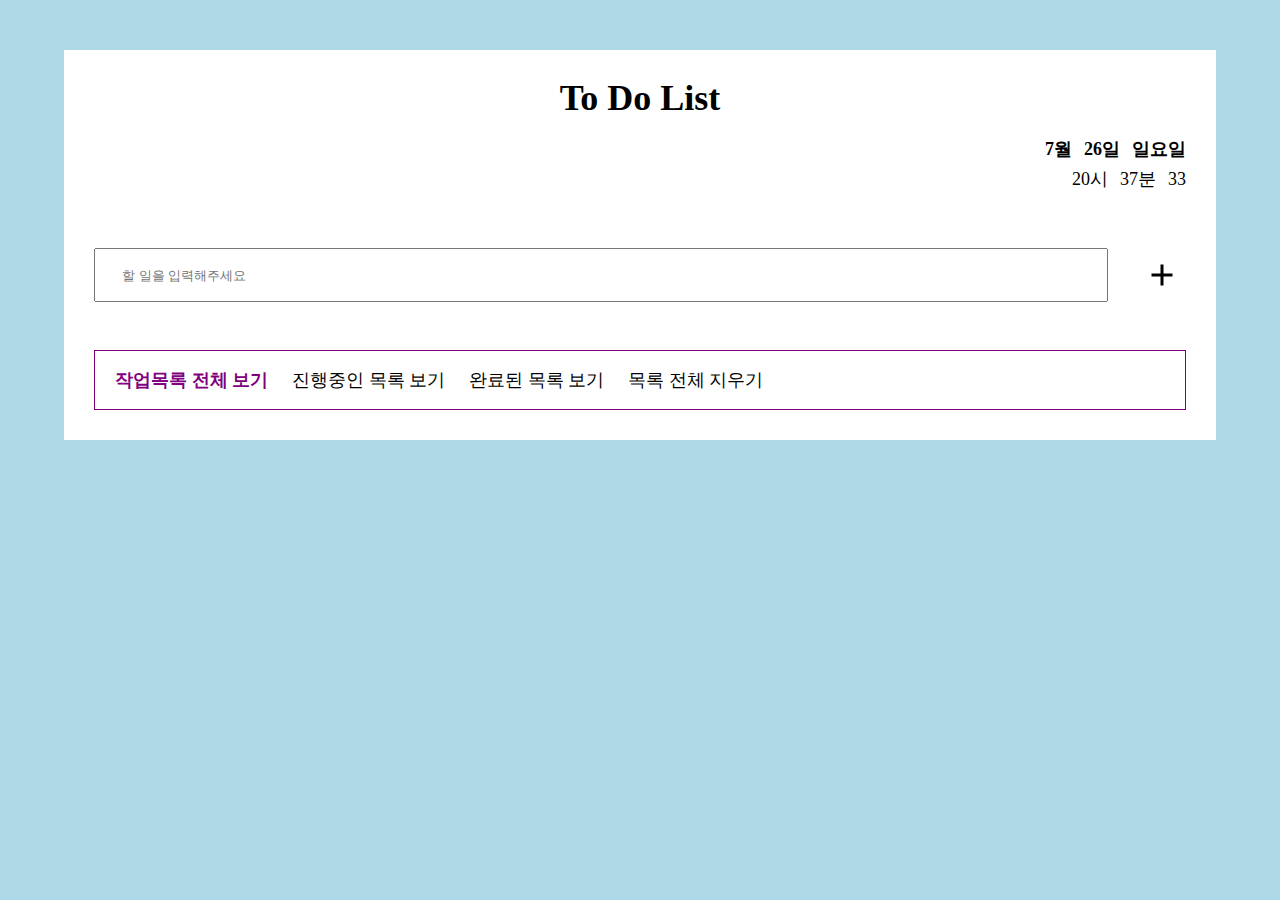
<file: making/js/todo_list/index.html>
<!DOCTYPE html>
<html lang="en">
<head>
    <meta charset="UTF-8">
    <meta name="viewport" content="width=device-width, initial-scale=1.0">
    <title>To Do List</title>
    <link rel="stylesheet" href="./css/reset.css">
    <link rel="stylesheet" href="./css/main.css">
</head>
<body>
    <section>
        <header>
            <h1>To Do List</h1>
            <h3 id="date"><span id="mon"></span><span id="day"></span><span id="week"></span></h3>
            <h4 id="time"><span id="hour"></span><span id="min"></span><span id="sec"></span></h4>
        </header>
        <main>
            <div id="input_box">
                <input type="text" placeholder="할 일을 입력해주세요" id="text_area">
                <button id="plus">입력하기</button>
            </div>
            <div id="work_box">
                <ul class="list_box">
                    <li id="fir" class="on">작업목록 전체 보기</li>
                    <li id="scd">진행중인 목록 보기</li>
                    <li id="thr">완료된 목록 보기</li>
                    <div id="del">목록 전체 지우기</div>
                </ul>
                <div id="wrap_box">
                    <!-- <div class="list">
                        <p class="done">해야할 일</p>
                        <div class="btn">
                            <button><img src="./images/check.png" alt="check" onclick="donelist"></button>
                            <button><img src="./images/trash.png" alt="delete" onclick="dellist"></button>
                        </div>
                    </div>
                    <div class="list">
                        <p>해야할 일</p>
                        <div class="btn">
                            <button><img src="./images/check.png" alt="check" onclick="donelist"></button>
                            <button><img src="./images/trash.png" alt="delete" onclick="dellist"></button>
                        </div>
                    </div> -->
                </div>
            </div>
        </main>
    </section>
    <script src="./script/script.js"></script>
</body>
</html>
</file>
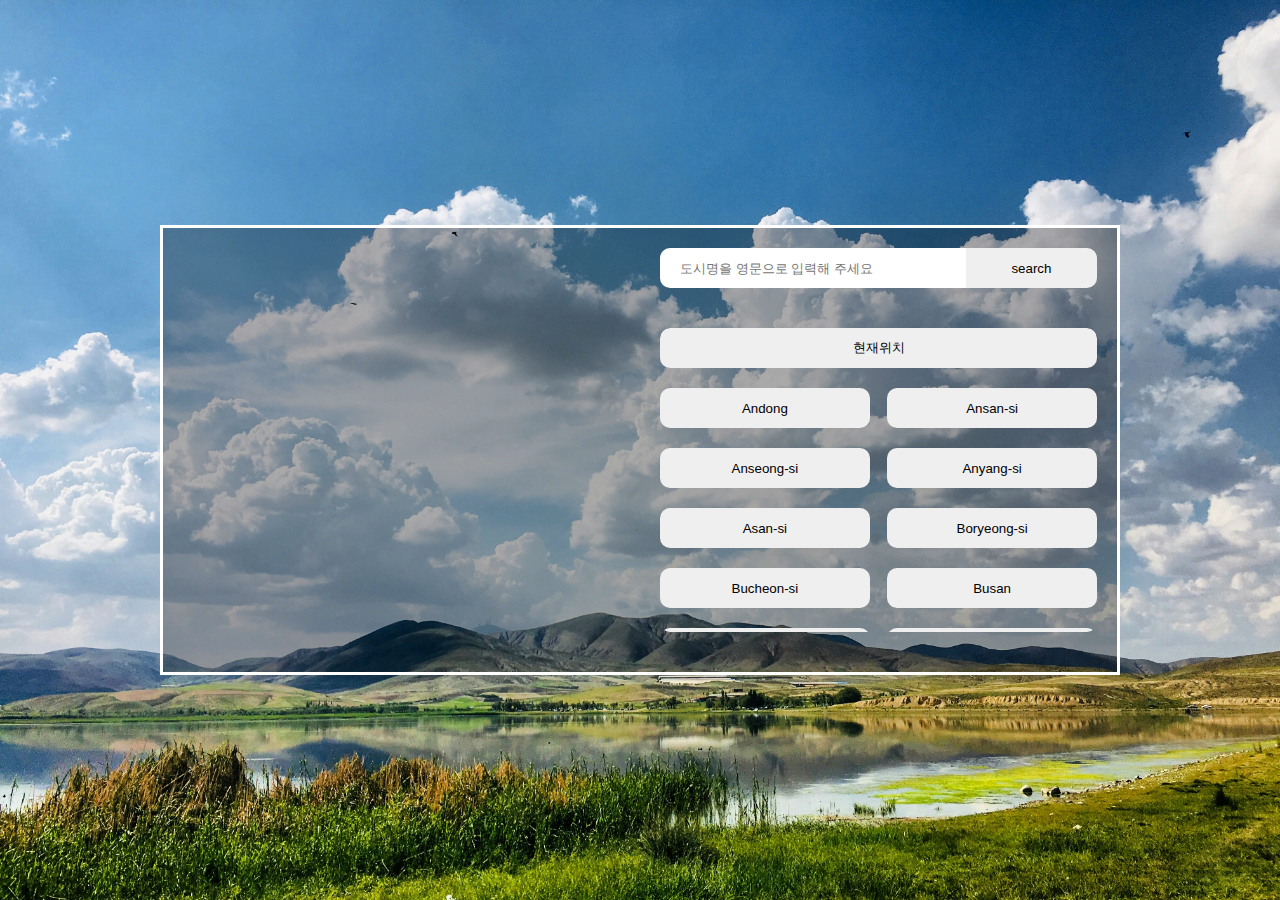
<file: making/js/api/weather_api/index.html>
<!DOCTYPE html>
<html lang="en">
<head>
    <meta charset="UTF-8">
    <meta name="viewport" content="width=device-width, initial-scale=1.0">
    <title>Weather_API</title>
    <link rel="stylesheet" href="./css/main.css">
    <script src="./script/code_jquery_com_jquery-3_7_1_min.js"></script>
</head>
<body>
    <section id="weather_box">
        <div id="contents">
            
        </div>
        <div id="search_box">
            <div class="text_area">
                <input type="text" placeholder="도시명을 영문으로 입력해 주세요" id="text_box">
                <button class="push" id="push">search</button>
            </div>
            <div id="btn">
                <!-- <button>특별시/광역시/특별자치시</button>
                <button>경기도</button>
                <button>강원도</button>
                <button>충청북도</button>
                <button>충청남도</button>
                <button>전라북도</button>
                <button>전라남도</button>
                <button>경상북도</button>
                <button>경상남도</button>
                <button>제주특별자치도</button> -->
            </div>
            <!-- <div id="depth2_btn" class="no0"></div>
            <div id="depth2_btn" class="no1"></div>
            <div id="depth2_btn" class="no2"></div>
            <div id="depth2_btn" class="no3"></div>
            <div id="depth2_btn" class="no4"></div>
            <div id="depth2_btn" class="no5"></div>
            <div id="depth2_btn" class="no6"></div>
            <div id="depth2_btn" class="no7"></div>
            <div id="depth2_btn" class="no8"></div>
            <div id="depth2_btn" class="no9"></div> -->
        </div>
    </section>
    <script src="./script/script.js"></script>
</body>
</html>
</file>
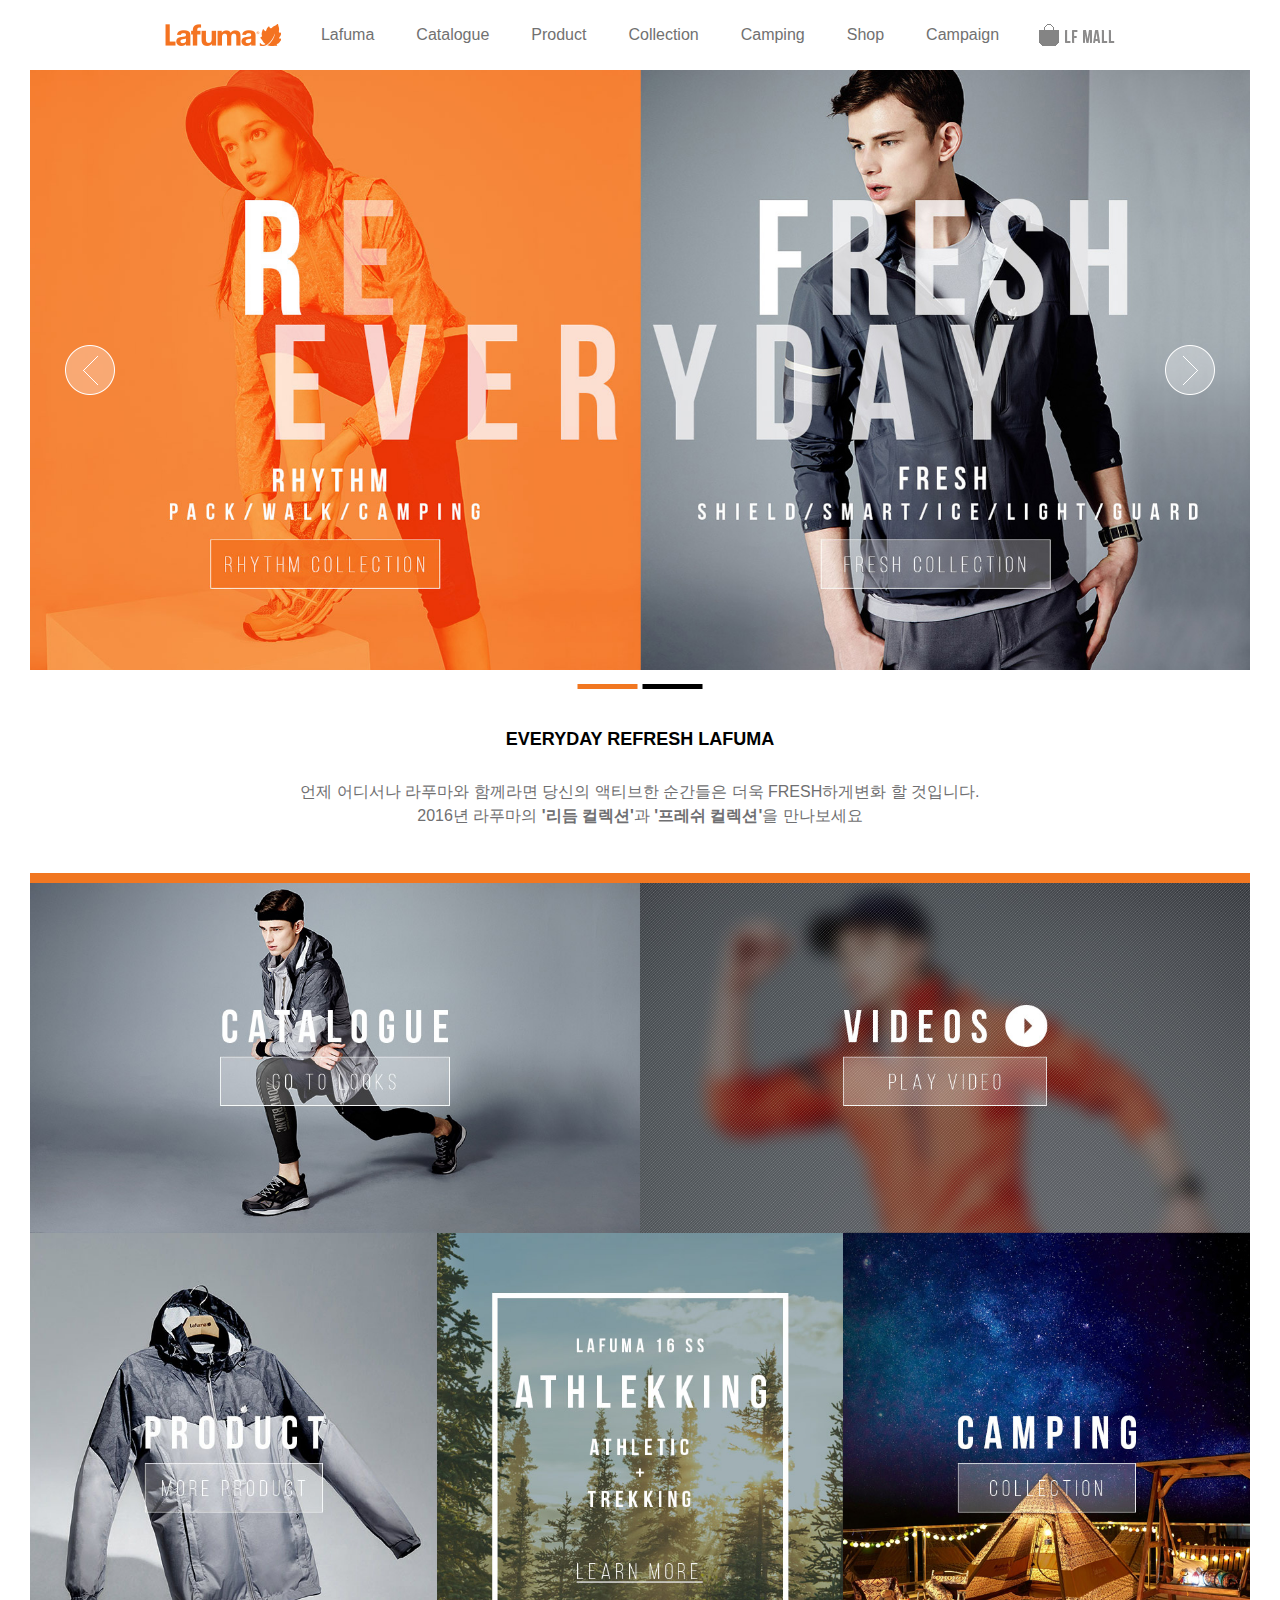
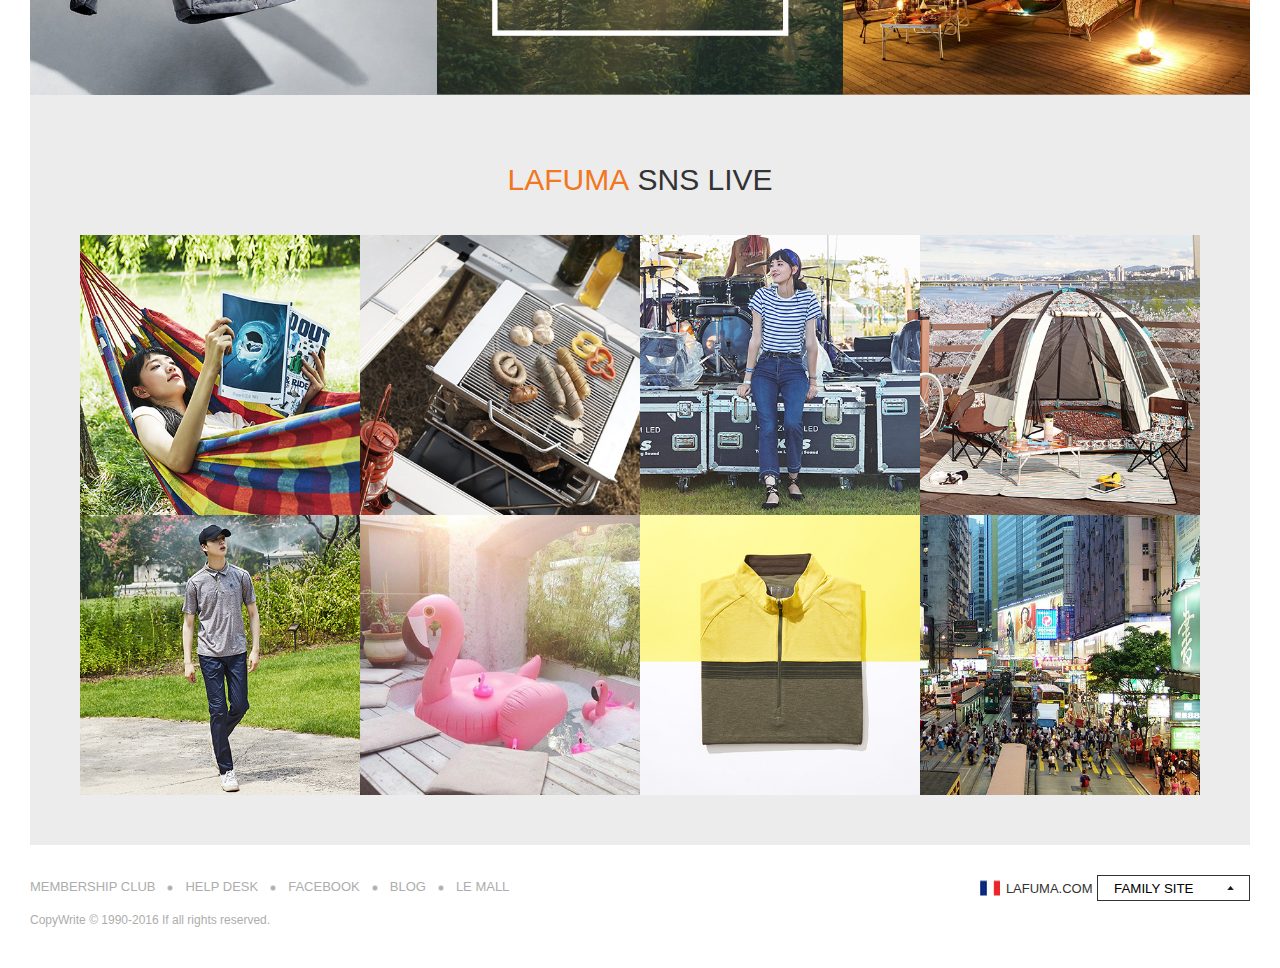
<file: making/responsive/lafuma/08_lafuma/index.html>
<!DOCTYPE html>
<html lang="ko">
<head>
    <meta charset="UTF-8">
    <meta name="viewport" content="width=device-width, initial-scale=1.0">
    <title>Lafuma</title>
    <link rel="stylesheet" href="./css/reset.css">
    <link rel="stylesheet" href="./css/slick.css">
    <link rel="stylesheet" href="./css/main.css">
    <!-- jquery는 head에 해도 괜찮다. -->
    <script src="./js/code_jquery_com_jquery-3_7_1_min.js"></script>
    <script src="./js/slick.js"></script>
</head>
<body>
    <!-- mobile menu -->
    <div class="m_cover"></div>
    <div class="menu_box">
        <h2>
            <a href="#">
                lafuma
            </a>
        </h2>
        <ul class="m_gnb">
            <li>
                <a href="#">LAFUMA</a>
                <ul class="depth2">
                    <li><a href="#">
                        <span><img src="./images/m_identity.png" alt="identity"></span>IDENTITY
                    </a></li>
                    <li><a href="#">
                        <span><img src="./images/m_history.png" alt="history"></span>HISTORY
                    </a></li>
                </ul>
            </li>
            <li>
                <a href="#">CATALOGUE</a>
            </li>
            <li>
                <a href="#">PRODUCT</a>
                <ul class="depth2">
                    <li><a href="#">
                        <span><img src="./images/m_boy.png" alt="boy"></span>남성
                    </a></li>
                    <li><a href="#">
                        <span><img src="./images/m_girl.png" alt="girl"></span>여성
                    </a></li>
                    <li><a href="#">
                        <span><img src="./images/m_kids.png" alt="kids"></span>키즈
                    </a></li>
                    <li><a href="#">
                        <span><img src="./images/m_shoes.png" alt="shoes"></span>신발
                    </a></li>
                    <li><a href="#">
                        <span><img src="./images/m_gloves.png" alt="gloves"></span>용품
                    </a></li>
                    <li><a href="#">
                        <span><img src="./images/m_icon_camping.png" alt="camping"></span>캠핑
                    </a></li>
                </ul>
            </li>
            <li>
                <a href="#">COLLECTION</a>
                <ul class="depth2">
                    <li><a href="#">
                        <span><img src="./images/m_fresh.png" alt="fresh"></span>FRESH
                    </a></li>
                    <li><a href="#">
                        <span><img src="./images/m_rhythm.png" alt="rhythm"></span>RHYTHM
                    </a></li>
                </ul>
            </li>
            <li>
                <a href="#">CAMPING</a>
            </li>
            <li>
                <a href="#">SHOP</a>
                <ul class="depth2">
                    <li><a href="#"><span><img src="./images/m_search.png" alt="search"></span>매장찾기</a></li>
                    <li><a href="#"><span><img src="./images/m_store.png" alt="store"></span>매장개설안내</a></li>
                </ul>
            </li>
            <li>
                <a href="#">SNS</a>
                <ul class="depth2">
                    <li><a href="#"><span><img src="./images/m_blog.png" alt="blog"></span>BLOG</a></li>
                    <li><a href="#"><span><img src="./images/m_facebook.png" alt="facebook"></span>FACEBOOK</a></li>
                </ul>
            </li>
        </ul>
    </div>
    <!-- mobile menu -->
    <header>
        <div class="header_inner">
            <h1><a href="/">lafuma</a></h1>
            <ul class="gnb">
                <li><a href="#">Lafuma</a></li>
                <li><a href="#">Catalogue</a></li>
                <li><a href="#">Product</a></li>
                <li><a href="#">Collection</a></li>
                <li><a href="#">Camping</a></li>
                <li><a href="#">Shop</a></li>
                <li><a href="#">Campaign</a></li>
            </ul>
            <a href="#" class="mall">mall</a>
            <button class="m_btn">모바일메뉴</button>
        </div>
    </header>
    <main>
        <div class="visual">
            <div class="visual1"><img src="./images/visual_a.jpg" alt="fresh Collection"></div>
            <div class="visual2"><img src="./images/visual_b.jpg" alt="fresh Collection"></div>
        </div>
        <div class="txt">
            <h2>EVERYDAY REFRESH LAFUMA</h2>
            <p>
                언제 어디서나 라푸마와 함께라면<br class="show"> 당신의 액티브한 순간들은 더욱 FRESH하게<br class="show">변화 할 것입니다.
                <br>
                <em class="hide">
                    2016년 라푸마의 <span>'리듬 컬렉션'</span>과 <span>'프레쉬 컬렉션'</span>을 만나보세요
                </em>
            </p>
        </div>
        <div class="collection">
            <div class="collect1">
                <a href="#">
                    <img src="./images/cata_ot.jpg" alt="Catalogue1">
                    <div class="cover">
                        <img src="./images/cata_ov.jpg" alt="hover_Catalogue1">
                    </div>
                </a>
            </div>
            <div class="collect2">
                <a href="#">
                    <img src="./images/video_ot.jpg" alt="video">
                    <div class="cover">
                        <img src="./images/video_ov.jpg" alt="hover_video">
                    </div>
                </a>
            </div>
            <div class="collect3">
                <a href="#">
                    <img src="./images/product_ot.jpg" alt="Product">
                    <div class="cover">
                        <img src="./images/product_ov.jpg" alt="hover_Product">
                    </div>
                </a>
            </div>
            <div class="collect4">
                <a href="#">
                    <img src="./images/athletic_ot.jpg" alt="athletic">
                    <div class="cover">
                        <img src="./images/athletic_ov.jpg" alt="hover_athletic">
                    </div>
                </a>
            </div>
            <div class="collect5">
                <a href="#">
                    <img src="./images/camping_ot.jpg" alt="Camping">
                    <div class="cover">
                        <img src="./images/camping_ov.jpg" alt="hover_Camping">
                    </div>
                </a>
            </div>
        </div>
        <div class="list">
            <h2><span>LAFUMA</span> SNS LIVE</h2>
            <ul class="sns">
                <li>
                    <a href="#">
                        <img src="./images/01_facebook.jpg" alt="facebook1">
                        <div class="cover">
                            <img src="./images/cover_facebook.png" alt="facebook-cover">
                        </div>
                    </a>
                </li>
                <li>
                    <a href="#">
                        <img src="./images/02_blog.jpg" alt="blog2">
                        <div class="cover">
                            <img src="./images/cover_blog.png" alt="blog-cover">
                        </div>
                    </a>
                </li>
                <li>
                    <a href="#">
                        <img src="./images/02_facebook.jpg" alt="facebook2">
                        <div class="cover">
                            <img src="./images/cover_facebook.png" alt="facebook-cover">
                        </div>
                    </a>
                </li>
                <li>
                    <a href="#">
                        <img src="./images/03_blog.jpg" alt="blog3">
                        <div class="cover">
                            <img src="./images/cover_blog.png" alt="blog-cover">
                        </div>
                    </a>
                </li>
                <li>
                    <a href="#">
                        <img src="./images/03_facebook.jpg" alt="facebook3">
                        <div class="cover">
                            <img src="./images/cover_facebook.png" alt="facebook-cover">
                        </div>
                    </a>
                </li>
                <li>
                    <a href="#">
                        <img src="./images/04_blog.jpg" alt="blog4">
                        <div class="cover">
                            <img src="./images/cover_blog.png" alt="blog-cover">
                        </div>
                    </a>
                </li>
                <li>
                    <a href="#">
                        <img src="./images/04_facebook.jpg" alt="facebook4">
                        <div class="cover">
                            <img src="./images/cover_facebook.png" alt="facebook-cover">
                        </div>
                    </a>
                </li>
                <li>
                    <a href="#">
                        <img src="./images/05_blog.jpg" alt="blog5">
                        <div class="cover">
                            <img src="./images/cover_blog.png" alt="blog-cover">
                        </div>
                    </a>
                </li>
            </ul>
        </div>
        <!-- 모바일버전 sns -->
        <ul class="m_util">
            <li><a href="#">MEMBERSHIP CLUB</a></li>
            <li><a href="#">HELP DESK</a></li>
            <li><a href="#">FACEBOOK</a></li>
            <li><a href="#">BLOG</a></li>
            <li><a href="#">LE MALL</a></li>
        </ul>
    </main>
    <footer>
        <ul class="util">
            <li><a href="#">MEMBERSHIP CLUB</a></li>
            <li><a href="#">HELP DESK</a></li>
            <li><a href="#">FACEBOOK</a></li>
            <li><a href="#">BLOG</a></li>
            <li><a href="#">LE MALL</a></li>
        </ul>
        <p>
            CopyWrite &copy; 1990-2016 If all rights reserved.
        </p>
        <div class="util2">
            <a href="#" class="f_mark">LAFUMA.COM</a>
            <button class="family">FAMILY SITE</button>
            <ul class="family_list">
                <li><a href="#">FAMILY SITE</a></li>
                <li><a href="#">TNGT</a></li>
                <li><a href="#">DAKS</a></li>
                <li><a href="#">HAZZYS</a></li>
                <li><a href="#">IL CORSO</a></li>
            </ul>
        </div>
    </footer>
    <script src="./js/main.js"></script>
</body>
</html>
</file>
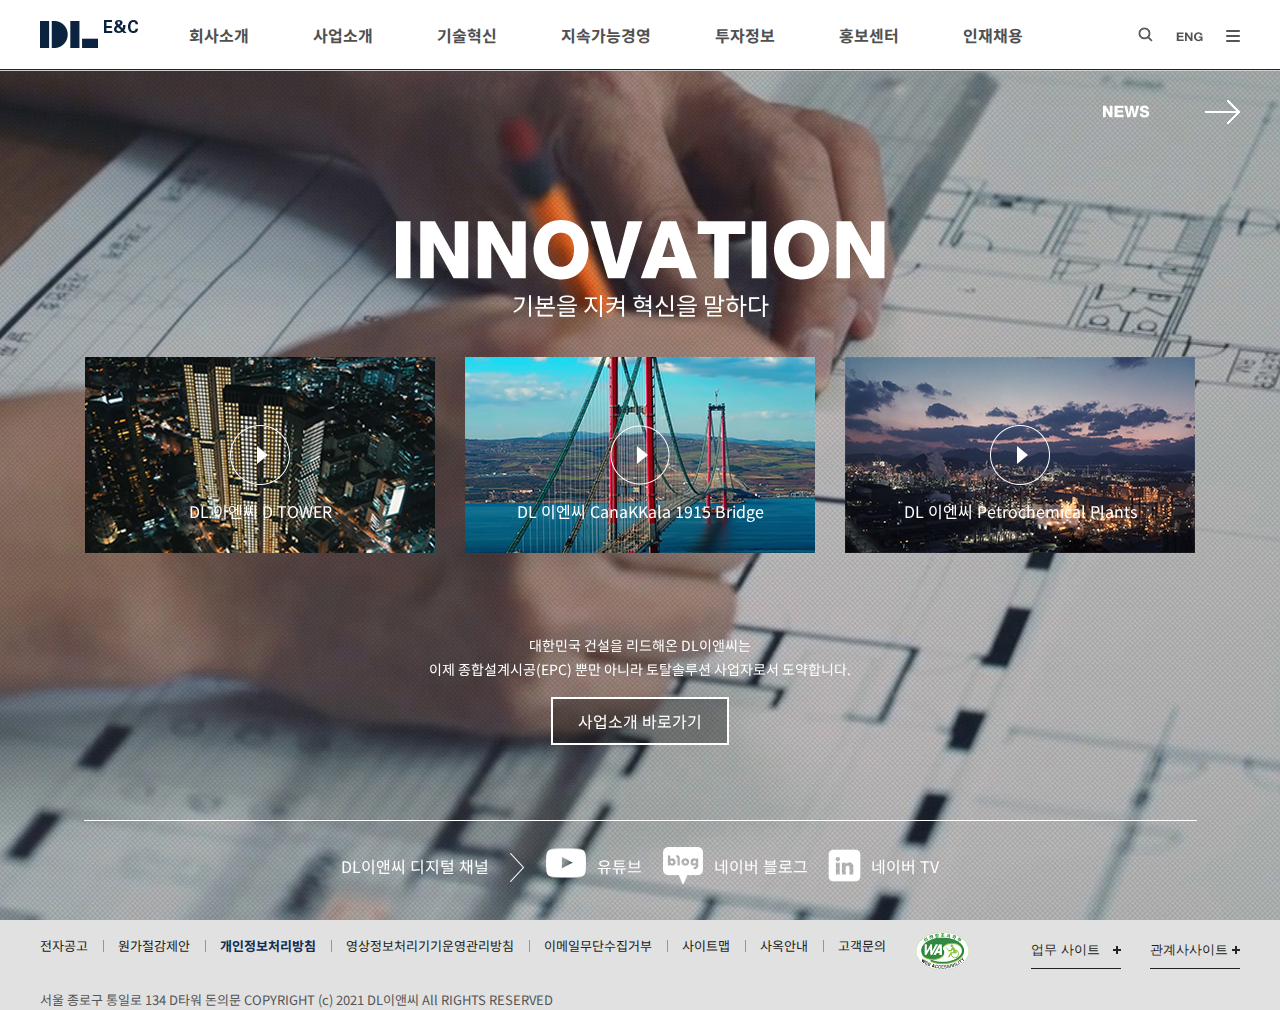
<file: making/pc,mobile/pc/DLe&c/26_derim/index.html>
<!DOCTYPE html>
<html lang="en">
<head>
    <meta charset="UTF-8">
    <meta name="viewport" content="width=device-width, initial-scale=1.0">
    <title>대림산업</title>
    <link rel="stylesheet" href="./css/slick.css">
    <link rel="stylesheet" href="./css/main.css">
    <link rel="preconnect" href="https://fonts.googleapis.com">
    <link rel="preconnect" href="https://fonts.gstatic.com" crossorigin>
    <link href="https://fonts.googleapis.com/css2?family=Noto+Sans+KR:wght@100;300;400;500;700;900&display=swap" rel="stylesheet">
    <script src="./js/code_jquery_com_jquery-3_7_1_min.js"></script>
    <script src="./js/slick.js"></script>
    <script src="./js/main.js"></script>
</head>
<body>
    <!-- 전체메뉴 -->
    <div class="allmenu_wrap">
        <div class="allmenu">
            <ul class="depth1">
                <li>
                    <a href="#">회사소개</a>
                    <ul class="depth2">
                        <li><a href="#">기업정보</a></li>
                        <li><a href="./ceo.html">CEO 인사말</a></li>
                        <li><a href="#">기업연혁</a></li>
                        <li><a href="#">그룹사현황</a></li>
                        <li>
                            <a href="#">CONTACT</a>
                            <ul class="depth3">
                                <li><a href="#">사옥안내</a></li>
                                <li><a href="#">주요시설</a></li>
                            </ul>
                        </li>
                    </ul>
                </li>
                <li>
                    <a href="#">사업소개</a>
                    <ul class="depth2">
                        <li><a href="#">사업개요</a></li>
                        <li><a href="#">건축</a></li>
                        <li><a href="#">주택</a></li>
                        <li><a href="#">토목</a></li>
                        <li><a href="#">플랜트</a></li>
                    </ul>
                </li>
                <li>
                    <a href="#">기술혁신</a>
                    <ul class="depth2">
                        <li>
                            <a href="#">기술개발원소개</a>
                            <ul class="depth3">
                                <li><a href="#">비전/전략</a></li>
                                <li><a href="#">주요시설</a></li>
                                <li><a href="#">찾아오시는길</a></li>
                            </ul>
                        </li>
                        <li>
                            <a href="#">주요연구분야</a>
                            <ul class="depth3">
                                <li><a href="#">건축기술지원팀</a></li>
                                <li><a href="#">스마트에코팀</a></li>
                                <li><a href="#">토목기술지원팀</a></li>
                                <li><a href="#">특수교량팀</a></li>
                            </ul>
                        </li>
                        <li>
                            <a href="#">지식재산권</a>
                        </li>
                        <li>
                            <a href="#">DL기술정보</a>
                        </li>
                    </ul>
                </li>
                <li>
                    <a href="#">지속가능경영</a>
                    <ul class="depth2">
                        <li>
                            <a href="#">정도경영</a>
                            <ul class="depth3">
                                <li><a href="#">정도경영 소개</a></li>
                                <li><a href="#">공개경영</a></li>
                                <li><a href="#">윤리경영(CP)</a></li>
                                <li><a href="#">사회적책임(CSR)</a></li>
                                <li><a href="#">사이버신문고</a></li>
                            </ul>
                        </li>
                        <li>
                            <a href="#">상생경영</a>
                            <ul class="depth3">
                                <li><a href="#">상생경영 소개</a></li>
                                <li><a href="#">상생경영 활동</a></li>
                            </ul>
                        </li>
                        <li>
                            <a href="#">품질경영</a>
                            <ul class="depth3">
                                <li><a href="#">품질방침</a></li>
                                <li><a href="#">인증서</a></li>
                                <li><a href="#">품질활동</a></li>
                            </ul>
                        </li>
                        <li>
                            <a href="#">안전보건경영</a>
                            <ul class="depth3">
                                <li><a href="#">안전보건방침</a></li>
                                <li><a href="#">인증서</a></li>
                                <li><a href="#">안전보건활동</a></li>
                                <li><a href="#">산업재해 발생률</a></li>
                            </ul>
                        </li>
                        <li>
                            <a href="#">환경경영</a>
                            <ul class="depth3">
                                <li><a href="#">환경·에너지 방침</a></li>
                                <li><a href="#">인증서</a></li>
                                <li><a href="#">환경활동</a></li>
                                <li><a href="#">수상실적</a></li>
                            </ul>
                        </li>
                        <li>
                            <a href="#">사회공헌</a>
                            <ul class="depth3">
                                <li><a href="#">사회공헌 소개</a></li>
                                <li><a href="#">성과 및 소식</a></li>
                            </ul>
                        </li>
                        <li><a href="#">지속가능경영보고서</a></li>
                    </ul>
                </li>
                <li>
                    <a href="#">투자정보</a>
                    <ul class="depth2">
                        <li>
                            <a href="#">IR자료실</a>
                            <ul class="depth3">
                                <li><a href="#">실적자료</a></li>
                                <li><a href="#">공시</a></li>
                                <li><a href="#">사업보고서</a></li>
                                <li><a href="#">ANNUAL REPORT</a></li>
                                <li><a href="#">ESG 채권</a></li>
                            </ul>
                        </li>
                        <li>
                            <a href="#">재무정보</a>
                            <ul class="depth3">
                                <li><a href="#">재무 하이라이트</a></li>
                                <li><a href="#">재무제표</a></li>
                                <li><a href="#">재무분석</a></li>
                            </ul>
                        </li>
                        <li>
                            <a href="#">기업지배구조</a>
                            <ul class="depth3">
                                <li><a href="#">지배구조정보</a></li>
                                <li><a href="#">이사회</a></li>
                                <li><a href="#">이사회 내 위원회</a></li>
                                <li><a href="#">주주총회</a></li>
                            </ul>
                        </li>
                        <li><a href="#">ESG</a></li>
                    </ul>
                </li>
                <li>
                    <a href="#">홍보센트</a>
                    <ul class="depth2">
                        <li><a href="#">DL소식</a></li>
                        <li>
                            <a href="#">미디어센터</a>
                            <ul class="depth3">
                                <li><a href="#">홍보영상</a></li>
                                <li><a href="#">광고CF</a></li>
                            </ul>
                        </li>
                        <li><a href="#">다운로드센터</a></li>
                        <li><a href="#">CI/BI 소개</a></li>
                    </ul>
                </li>
                <li>
                    <a href="#">인재채용</a>
                    <ul class="depth2">
                        <li><a href="#">인재상</a></li>
                        <li><a href="#">인사제도</a></li>
                        <li>
                            <a href="#">채용정보</a>
                            <ul class="depth3">
                                <li><a href="#">채용공고</a></li>
                                <li><a href="#">채용절차</a></li>
                                <li><a href="#">채용FAQ</a></li>
                                <li><a href="#">채용서류 반환 안내</a></li>
                            </ul>
                        </li>
                    </ul>
                </li>
            </ul>
            <button class="btn_close">닫기</button>
            <div class="allmenu_slide">
                <div class="allmenu_slide_img1"><a href="#">이미지1</a></div>
                <div class="allmenu_slide_img2"><a href="#">이미지2</a></div>
                <div class="allmenu_slide_img3"><a href="#">이미지3</a></div>
            </div>
            <button class="stop_slide"></button>
        </div>
    </div>

    <!-- modal popup -->
    <div class="modal_wrap">
        <div class="cover">
            <div class="modal_contents">
                <div class="tit">
                    <h2></h2>
                    <p></p>
                    <iframe width="1280" height="720" src="" title="YouTube video player" frameborder="0" allow="accelerometer; autoplay; clipboard-write; encrypted-media; gyroscope; picture-in-picture; web-share" allowfullscreen></iframe>
                </div>
                <ul class="btn_list">
                    <li><a href="#" class="before">이전</a></li>
                    <li><a href="#" class="after">다음</a></li>
                    <li><a href="#" class="btn_close">닫기</a></li>
                </ul>
            </div>
        </div>
    </div>

    <div class="headerwrap">
        <header>
            <div class="inner">
                <!-- 로고는 제일 중요하므로 h1을 사용한다. -->
                <h1>
                    <a href="index.html"><img src="./images/pic_mtopLogo.png" alt="대림산업"></a>
                </h1>
                <ul class="gnb">
                    <!-- 임시링크 # -->
                    <li>
                        <a href="#">회사소개</a>
                        <ul class="depth2">
                            <li><a href="#">기업정보</a></li>
                            <li><a href="./ceo.html">CEO 인사말</a></li>
                            <li><a href="#">기업연혁</a></li>
                            <li><a href="#">그룹사현황</a></li>
                            <li><a href="#">CONTACT</a></li>
                        </ul>
                    </li>
                    <li>
                        <a href="#">사업소개</a>
                        <ul class="depth2">
                            <li><a href="#">사업개요</a></li>
                            <li><a href="#">건축</a></li>
                            <li><a href="#">주택</a></li>
                            <li><a href="#">토목</a></li>
                            <li><a href="#">플랜트</a></li>
                        </ul>
                    </li>
                    <li>
                        <a href="#">기술혁신</a>
                        <ul class="depth2">
                            <li><a href="#">기술개발원소개</a></li>
                            <li><a href="#">주요연구분야</a></li>
                            <li><a href="#">지식재산권</a></li>
                            <li><a href="#">DL기술정보</a></li>
                        </ul>
                    </li>
                    <li>
                        <a href="#">지속가능경영</a>
                        <ul class="depth2">
                            <li><a href="#">정도경영</a></li>
                            <li><a href="#">상생경영</a></li>
                            <li><a href="#">품질경영</a></li>
                            <li><a href="#">안전보건경영</a></li>
                            <li><a href="#">환경경영</a></li>
                            <li><a href="#">사회공헌</a></li>
                            <li><a href="#">지속가능경영보고서</a></li>
                        </ul>
                    </li>
                    <li>
                        <a href="#">투자정보</a>
                        <ul class="depth2">
                            <li><a href="#">IR자료실</a></li>
                            <li><a href="#">재무정보</a></li>
                            <li><a href="#">기업지배구조</a></li>
                            <li><a href="#">ESG</a></li>
                        </ul>
                    </li>
                    <li>
                        <a href="#">홍보센터</a>
                        <ul class="depth2">
                            <li><a href="#">DL소식</a></li>
                            <li><a href="#">미디어센터</a></li>
                            <li><a href="#">다운로드센터</a></li>
                            <li><a href="#">CI/BI 소개</a></li>
                        </ul>
                    </li>
                    <li class="last">
                        <a href="#">인재채용</a>
                        <ul class="depth2">
                            <li><a href="#">인재상</a></li>
                            <li><a href="#">인사제도</a></li>
                            <li><a href="#">채용정보</a></li>
                        </ul>
                    </li>
                </ul>
                <ul class="util">
                    <li class="first">
                        <a href="#"><img src="./images/ico_mTopetc01.png" alt="검색버튼"></a>
                        <form action="" class="search_form">
                            <fieldset>
                                <legend>검색폼</legend>
                                <input type="text" placeholder="검색어를 입력해 주세요">
                                <button class="btn_search">검색버튼</button>
                            </fieldset>
                        </form>
                    </li>
                    <li><a href="#"><img src="./images/ico_mTopetc02.png" alt="영어버전버튼"></a></li>
                    <li>
                        <a href="#"><img src="./images/ico_mTopetc04.png" alt="전체메뉴버튼"></a>
                    </li>
                </ul>
            </div>
        </header>
    </div>
    <main>
        <div class="slider">
            <div class="img1"><a href="#"></a></div>
            <div class="img2"><a href="#"></a></div>
            <div class="img3"><a href="#"></a></div>
        </div>
        <div class="main_inner">
            <ul class="mlist">
                <li><a href="#"><img src="./images/pic_mainetc01_2.png" alt="바로가기"></a></li>
            </ul>
            <h2><img src="./images/pic_maintxt01_2.png" alt="innonation"></h2>
            <p class="tit">기본을 지켜 혁신을 말하다</p>
            <ul class="list">
                <li>
                    <a href="#">
                        <div class="img">
                            <img src="./images/main_vod_pic_20230913_03.jpg" alt="이미지1">
                        </div>
                        <p>DL 이엔씨 D TOWER</p>
                    </a>
                </li>
                <li>
                    <a href="#">
                        <div class="img">
                            <img src="./images/main_vod_pic04.jpg" alt="이미지2">
                        </div>
                        <p>DL 이엔씨 CanaKKala 1915 Bridge</p>
                    </a>
                </li>
                <li>
                    <a href="#">
                        <div class="img">
                            <img src="./images/main_vod_pic03.jpg" alt="이미지3">
                        </div>
                        <p>DL 이엔씨 Petrochemical Plants</p>
                    </a>
                </li>
            </ul>
            <p class="txt">
                대한민국 건설을 리드해온 DL이앤씨는 <br>
                이제 종합설계시공(EPC) 뿐만 아니라 토탈솔루션 사업자로서 도약합니다.
            </p>
            <a href="#" class="btn_go">사업소개 바로가기</a>
            <ul class="sns">
                <li>DL이앤씨 디지털 채널</li>
                <li><img src="./images/dc_arrow.png" alt="화살표"></li>
                <li>
                    <a href="#">
                        <img src="./images/dc_youtube.png" alt="유튜브">
                        <span>유튜브</span>
                    </a>
                </li>
                <li>
                    <a href="#">
                        <img src="./images/dc_blog.png" alt="블로그">
                        <span>네이버 블로그</span>
                    </a>
                </li>
                <li>
                    <a href="#">
                        <img src="./images/dc_linkedin.png" alt="TV">
                        <span>네이버 TV</span>
                    </a>
                </li>
            </ul>
        </div>
    </main>
    <footer>
        <div class="inner">
            <div class="left">
                <ul class="info">
                    <li><a href="#">전자공고</a></li>
                    <li><a href="#">원가절감제안</a></li>
                    <li><a href="#">개인정보처리방침</a></li>
                    <li><a href="#">영상정보처리기기운영관리방침</a></li>
                    <li><a href="#">이메일무단수집거부</a></li>
                    <li><a href="#">사이트맵</a></li>
                    <li><a href="#">사옥안내</a></li>
                    <li><a href="#">고객문의</a></li>
                    <li>웹접근성인증마크</li>
                </ul>
                <address>
                    서울 종로구 통일로 134 D타워 돈의문 COPYRIGHT (c) 2021 DL이앤씨 All RIGHTS RESERVED
                </address>
            </div>
            <div class="right">
                <button class="btn_busin">업무 사이트</button>
                <!-- left family site -->
                <div class="left_family">
                    <h2>업무관련 사이트</h2>
                    <ul>
                        <li><a href="#">DL OB</a></li>
                        <li><a href="#">DL 협력업체 포탈 시스템</a></li>
                        <li><a href="#">전자세금계산서</a></li>
                    </ul>
                    <ul>
                        <li><a href="#">퇴직자제증명</a></li>
                        <li><a href="#">전자근로계약</a></li>
                    </ul>
                </div>
                <button class="btn_corp">관계사사이트</button>
                <div class="right_family">
                    <h2>관계사사이트링크</h2>
                    <ul>
                        <li><a href="#">e편한세상</a></li>
                        <li><a href="#">아크로</a></li>
                        <li><a href="#">DL㈜</a></li>
                        <li><a href="#">DL케미칼㈜</a></li>
                        <li><a href="#">DL모터스㈜</a></li>
                        <li><a href="#">폴리미래</a></li>
                        <li><a href="#">여천NCC</a></li>
                    </ul>
                    <ul>
                        <li><a href="#">㈜대림</a></li>
                        <li><a href="#">대림수암장학문화재단</a></li>
                        <li><a href="#">글래드 호텔앤리조트</a></li>
                        <li><a href="#">DL건설㈜</a></li>
                        <li><a href="#">대림학원</a></li>
                        <li><a href="#">대림문화재단</a></li>
                    </ul>
                </div>
            </div>
        </div>
    </footer>
</body>
</html>
</file>
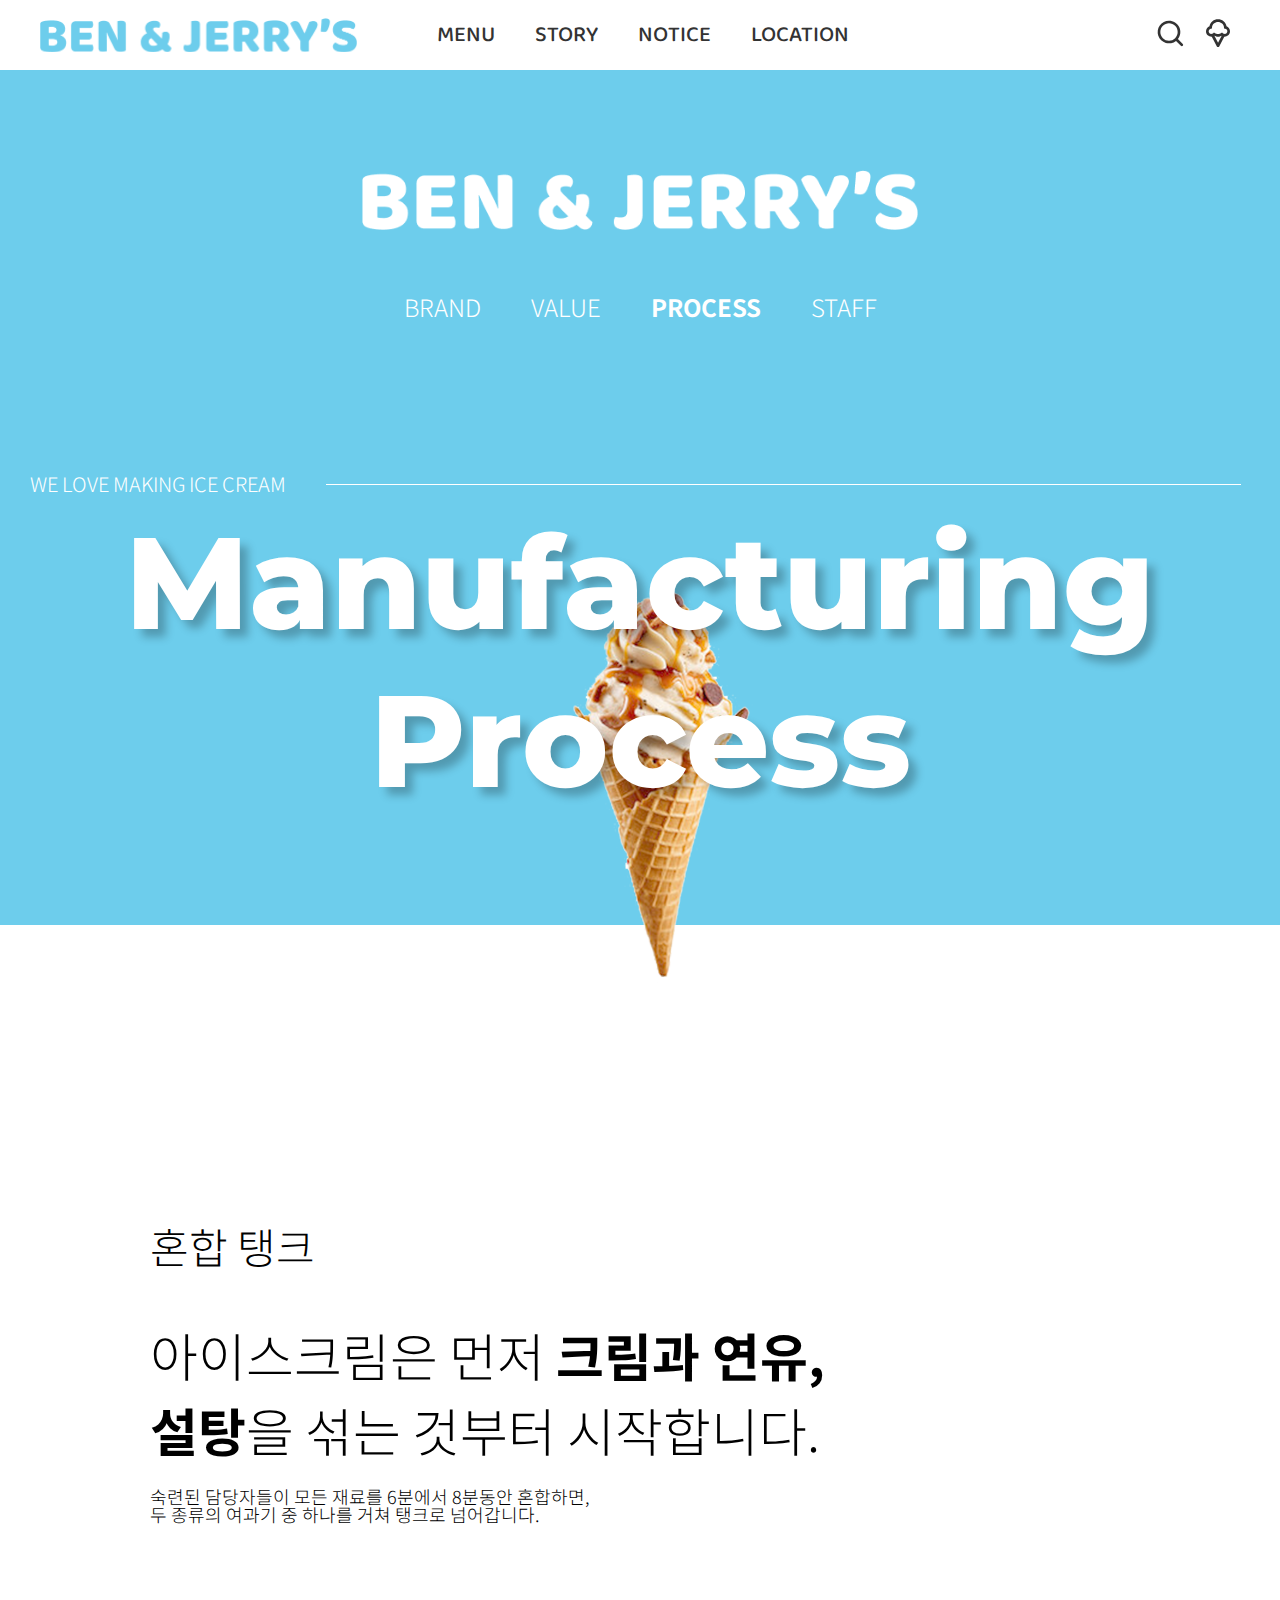
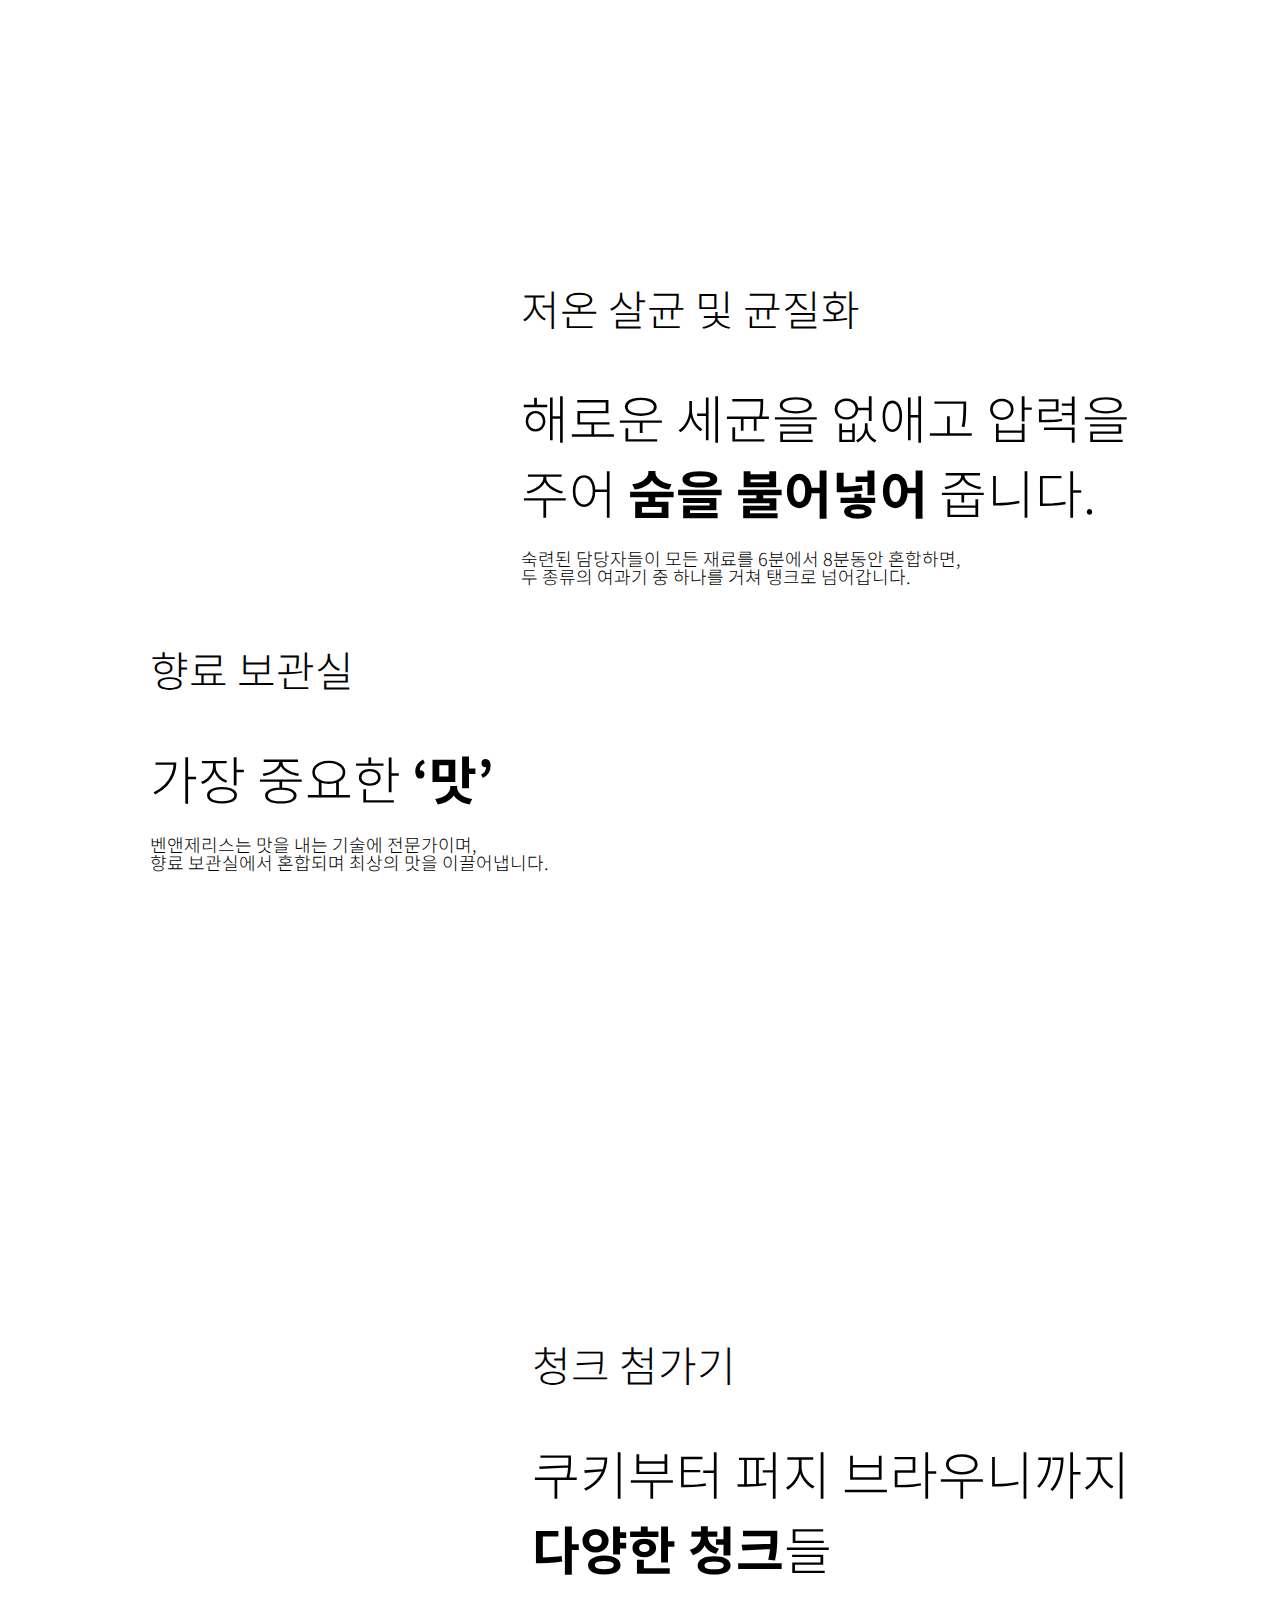
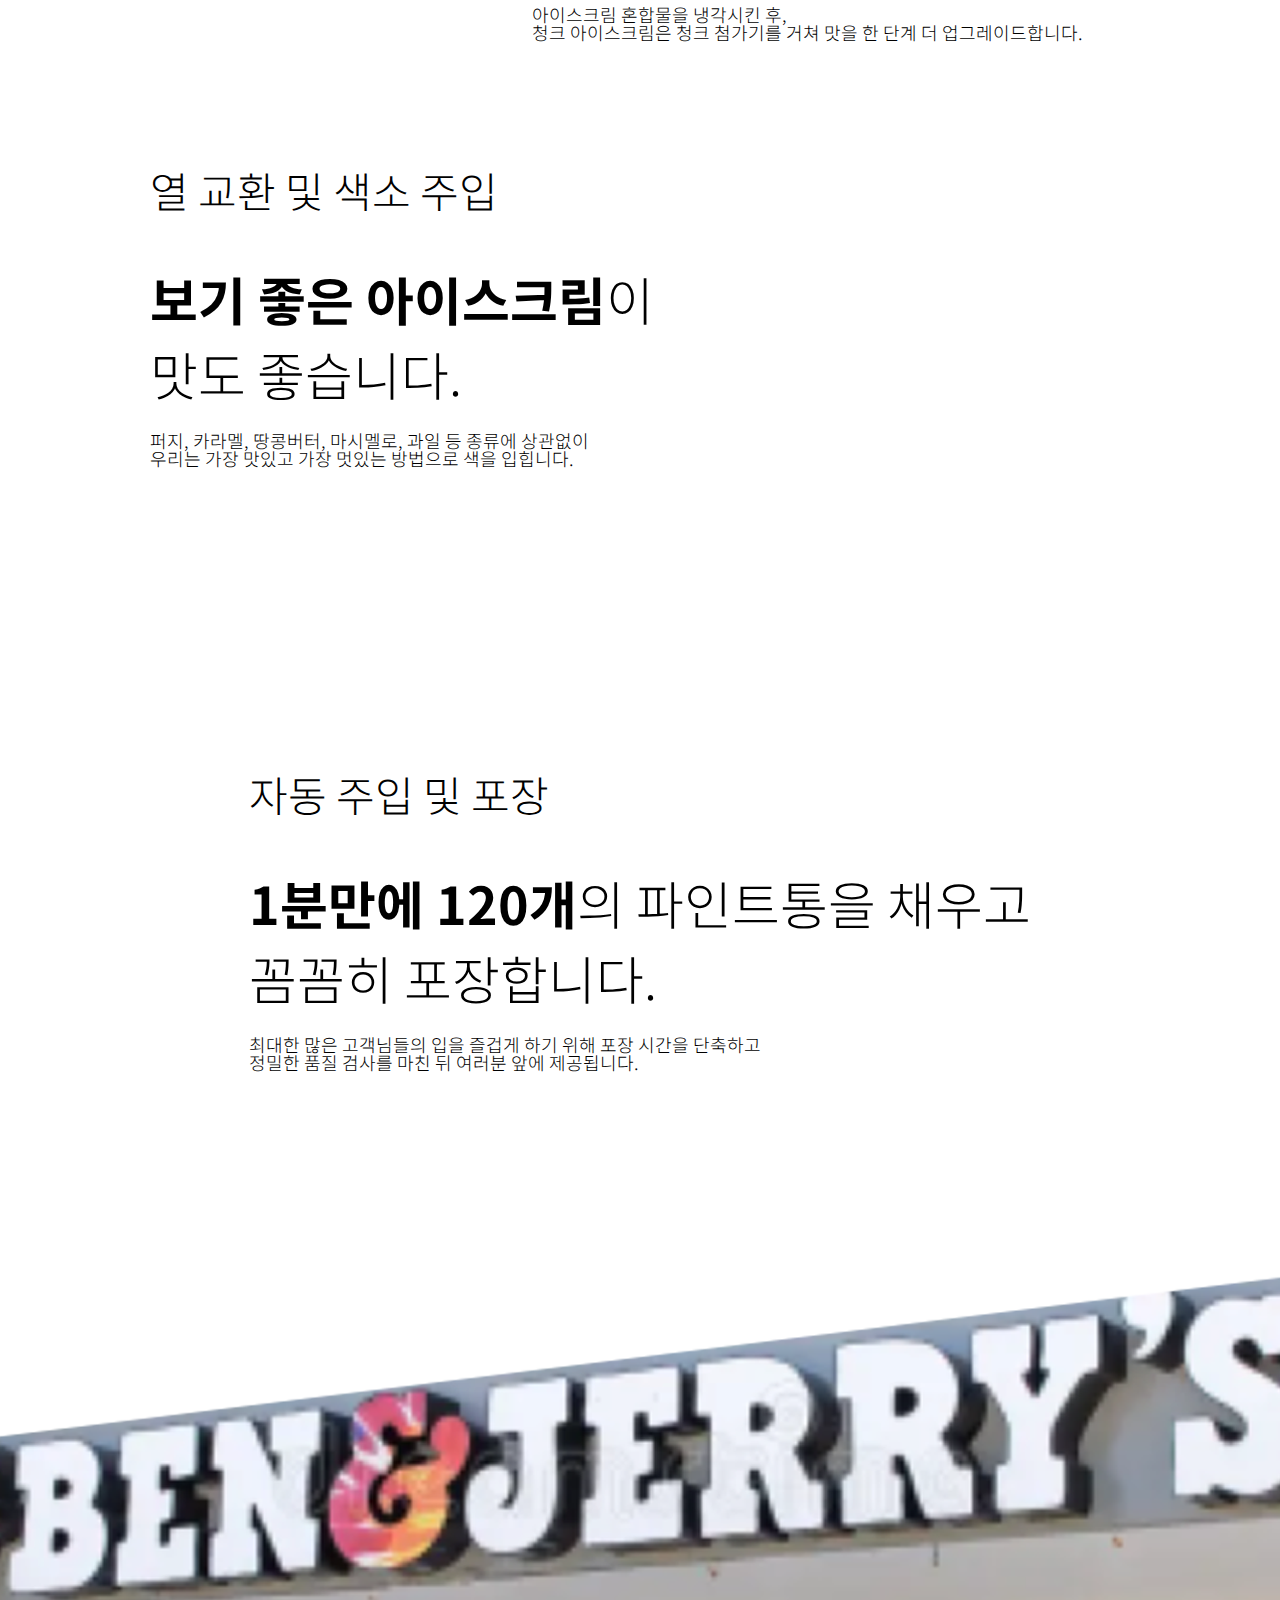
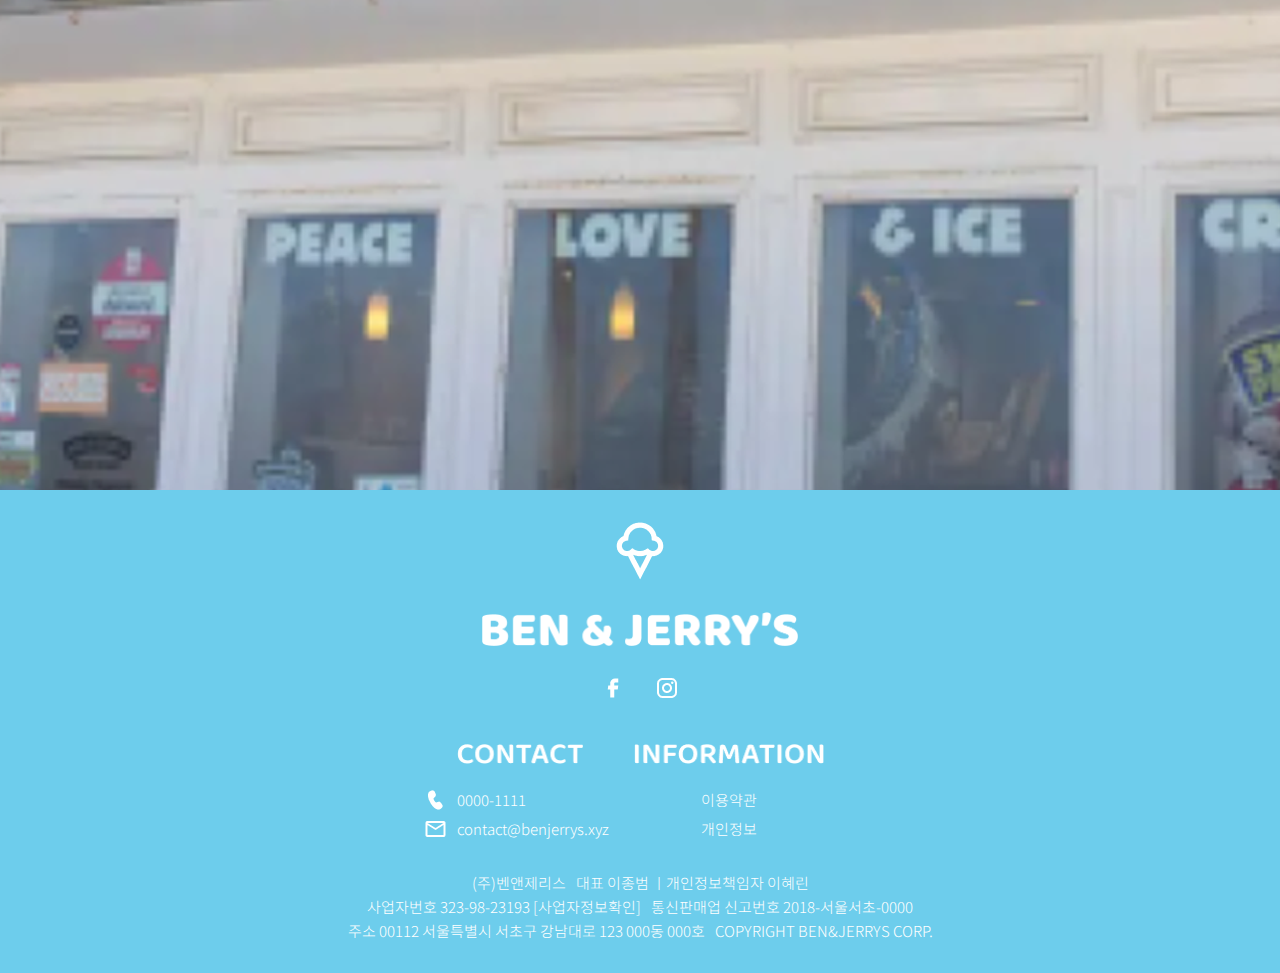
<file: making/pc,mobile/pc/ben&jerry's/making_with_ys/process.html>
<!DOCTYPE html>
<html lang="en">
<head>
    <meta charset="UTF-8">
    <meta name="viewport" content="width=device-width, initial-scale=1.0">
    <title>ProcessㅣBEN&JERRY'S</title>
    <link rel="shortcut icon" type="image/x-icon" href="./images/ico_icecream.ico">
    <link rel="stylesheet" href="./css/reset.css">
    <link rel="stylesheet" href="./css/slick.css">
    <link rel="stylesheet" href="./css/process.css">
    <script src="./script/code_jquery_com_jquery-3_7_1_min.js"></script>
    <script src="./script/slick.js"></script>
</head>
<body>
    <header>
        <div class="inner">
            <div class="left_inner">
                <h1>
                    <a href="index.html">
                        ben&herry's
                    </a>
                </h1>
                <ul class="menu">
                    <li>
                        <a href="javascript:void(0)">MENU</a>
                        <ul class="depth2">
                            <li><a href="javascript:void(0)">PINT</a></li>
                            <li><a href="javascript:void(0)">MINICUP</a></li>
                            <li><a href="javascript:void(0)">SCOOP</a></li>
                        </ul>
                    </li>
                    <li>
                        <a href="javascript:void(0)">STORY</a>
                        <ul class="depth2">
                            <li><a href="javascript:void(0)">BRAND</a></li>
                            <li><a href="javascript:void(0)">VALUE</a></li>
                            <li><a href="process.html">PROCESS</a></li>
                            <li><a href="javascript:void(0)">STAFF</a></li>
                        </ul>
                    </li>
                    <li>
                        <a href="javascript:void(0)">NOTICE</a>
                        <ul class="depth2">
                            <li><a href="javascript:void(0)">PROMOTION</a></li>
                            <li><a href="javascript:void(0)">EVENT</a></li>
                            <li><a href="javascript:void(0)">CONTACT</a></li>
                        </ul>
                    </li>
                    <li>
                        <a href="javascript:void(0)">LOCATION</a>
                    </li>
                </ul>
            </div>
            <div class="right_inner">
                <button class="search_btn">
                    <svg viewBox="0 0 32 32">
                        <g clip-path="url(#clip0_8_22)">
                        <path fill-rule="evenodd" clip-rule="evenodd" d="M14 2.66675C12.1928 2.6669 10.4118 3.09923 8.80568 3.92767C7.19953 4.75611 5.81479 5.95664 4.76698 7.42909C3.71917 8.90153 3.03868 10.6032 2.78228 12.3921C2.52588 14.1811 2.701 16.0054 3.29304 17.7129C3.88508 19.4203 4.87686 20.9615 6.18565 22.2077C7.49444 23.4539 9.08228 24.3691 10.8167 24.8769C12.5511 25.3846 14.3818 25.4703 16.156 25.1266C17.9303 24.783 19.5966 24.02 21.016 22.9014L25.8853 27.7707C26.1368 28.0136 26.4736 28.148 26.8232 28.145C27.1728 28.1419 27.5072 28.0017 27.7544 27.7545C28.0016 27.5073 28.1419 27.1729 28.1449 26.8233C28.1479 26.4737 28.0135 26.1369 27.7707 25.8854L22.9013 21.0161C24.2187 19.3449 25.0389 17.3366 25.2681 15.221C25.4974 13.1055 25.1264 10.9681 24.1976 9.05354C23.2689 7.13897 21.8198 5.52456 20.0164 4.39506C18.213 3.26556 16.128 2.66661 14 2.66675ZM5.33334 14.0001C5.33334 11.7015 6.24643 9.49714 7.87174 7.87182C9.49706 6.24651 11.7015 5.33341 14 5.33341C16.2985 5.33341 18.5029 6.24651 20.1283 7.87182C21.7536 9.49714 22.6667 11.7015 22.6667 14.0001C22.6667 16.2986 21.7536 18.503 20.1283 20.1283C18.5029 21.7537 16.2985 22.6667 14 22.6667C11.7015 22.6667 9.49706 21.7537 7.87174 20.1283C6.24643 18.503 5.33334 16.2986 5.33334 14.0001Z">
                        </g>
                        <defs>
                        <clipPath id="clip0_8_22">
                        <rect width="32" height="32" fill="white"/>
                        </clipPath>
                        </defs>
                        </svg>
                    </button>
                <button class="ice_cream_btn">
                    <svg viewBox="0 0 32 32">
                        <path d="M4 13.3333C4 12.1999 4.328 11.1777 4.984 10.2666C5.64 9.35547 6.46756 8.71103 7.46667 8.33325C7.86667 6.31103 8.86133 4.63859 10.4507 3.31592C12.04 1.99325 13.8898 1.33236 16 1.33325C18.1111 1.33325 19.9613 1.99459 21.5507 3.31725C23.14 4.63992 24.1342 6.31192 24.5333 8.33325C25.5333 8.71103 26.3613 9.35547 27.0173 10.2666C27.6733 11.1777 28.0009 12.1999 28 13.3333C28 14.9999 27.4111 16.3221 26.2333 17.2999C25.0556 18.2777 23.7333 18.7333 22.2667 18.6666L17.2333 28.3999C17.1222 28.6444 16.9609 28.8221 16.7493 28.9333C16.5378 29.0444 16.3102 29.0999 16.0667 29.0999C15.8222 29.0999 15.5889 29.0444 15.3667 28.9333C15.1444 28.8221 14.9778 28.6444 14.8667 28.3999L9.8 18.6666C8.22222 18.7333 6.86133 18.2777 5.71733 17.2999C4.57333 16.3221 4.00089 14.9999 4 13.3333ZM9.33333 15.9999C9.66667 15.9999 9.99467 15.9444 10.3173 15.8333C10.64 15.7221 10.9342 15.5333 11.2 15.2666L11.9333 14.5333L12.8 15.0666C13.2667 15.3777 13.7724 15.611 14.3173 15.7666C14.8622 15.9221 15.4231 15.9999 16 15.9999C16.5778 15.9999 17.1391 15.9221 17.684 15.7666C18.2289 15.611 18.7342 15.3777 19.2 15.0666L20.0667 14.5333L20.8 15.2666C21.0667 15.5333 21.3613 15.7221 21.684 15.8333C22.0067 15.9444 22.3342 15.9999 22.6667 15.9999C23.4 15.9999 24.028 15.7386 24.5507 15.2159C25.0733 14.6933 25.3342 14.0657 25.3333 13.3333C25.3333 12.6666 25.1222 12.083 24.7 11.5826C24.2778 11.0821 23.7333 10.7768 23.0667 10.6666L22.0667 10.5333L22 9.46659C21.8889 7.93325 21.2556 6.63903 20.1 5.58392C18.9444 4.52881 17.5778 4.00081 16 3.99992C14.4222 3.99992 13.0556 4.52792 11.9 5.58392C10.7444 6.63992 10.1111 7.93414 10 9.46659L9.93333 10.5333L8.93333 10.7333C8.26667 10.8666 7.72222 11.1666 7.3 11.6333C6.87778 12.0999 6.66667 12.6666 6.66667 13.3333C6.66667 14.0666 6.928 14.6946 7.45067 15.2173C7.97333 15.7399 8.60089 16.0008 9.33333 15.9999ZM16.0667 24.8666L19.6667 17.8666C19.1333 18.1333 18.5556 18.3333 17.9333 18.4666C17.3111 18.5999 16.6667 18.6666 16 18.6666C15.4 18.6666 14.7942 18.5999 14.1827 18.4666C13.5711 18.3333 12.9769 18.1333 12.4 17.8666L16.0667 24.8666Z">
                        </svg>
                </button>
            </div>
        </div>
    </header>
    <main>
        <section class="tit_box">
            <figure>
                <img src="./images/visual/icecream1.png" alt="icecream1">
            </figure>
            <h1><a href="javascript:void(0)">BEN & JERRY’S</a></h1>
            <ul class="tit_list">
                <li><a href="javascript:void(0)">BRAND</a></li>
                <li><a href="javascript:void(0)">VALUE</a></li>
                <li><a href="javascript:void(0)" class="on">PROCESS</a></li>
                <li><a href="javascript:void(0)">STAFF</a></li>
            </ul>
            <div class="tit_text">
                <p>WE LOVE MAKING ICE CREAM<span>line</span></p>
                <h2>Manufacturing<br>
                    Process</h2>
            </div>
        </section>
        <section class="process_list">
            <figure>
                <img src="./images/visual/icecream2.png" alt="icecream2">
            </figure>
            <div class="tank">
                <div class="tk_list">
                    <h3>혼합 탱크</h3>
                    <h2>
                        아이스크림은 먼저 <span>크림과 연유,<br>
                        설탕</span>을 섞는 것부터 시작합니다.
                    </h2>
                    <p>
                        숙련된 담당자들이 모든 재료를 6분에서 8분동안 혼합하면,<br>
                        두 종류의 여과기 중 하나를 거쳐 탱크로 넘어갑니다.
                    </p>
                </div>
                <div class="pr_img"><img src="./images/process/process01.png" alt="혼합 탱크"></div>
            </div>
            <div class="sterilization">
                <div class="pr_img"><img src="./images/process/process02.png" alt="저온 살균 및 균질화"></div>
                <div class="st_list">
                    <h3>저온 살균 및 균질화</h3>
                    <h2>
                        해로운 세균을 없애고 압력을<br>주어
                        <span>숨을 불어넣어</span> 줍니다.
                    </h2>
                    <p>
                        숙련된 담당자들이 모든 재료를 6분에서 8분동안 혼합하면,<br>
                        두 종류의 여과기 중 하나를 거쳐 탱크로 넘어갑니다.
                    </p>
                </div>
            </div>
            <div class="keep">
                <div class="kp_list">
                    <h3>향료 보관실</h3>
                    <h2>
                        가장 중요한 <span>‘맛’</span>
                    </h2>
                    <p>
                        벤앤제리스는 맛을 내는 기술에 전문가이며,<br>
                        향료 보관실에서 혼합되며 최상의 맛을 이끌어냅니다. 
                    </p>
                </div>
                <div class="pr_img"><img src="./images/process/process03.png" alt="향료 보관실"></div>
            </div>
            <div class="chunk">
                <div class="pr_img"><img src="./images/process/process04.png" alt="청크 첨가기"></div>
                <div class="ch_list">
                    <h3>청크 첨가기</h3>
                    <h2>
                        쿠키부터 퍼지 브라우니까지<br>
                        <span>다양한 청크</span>들
                    </h2>
                    <p>
                        아이스크림 혼합물을 냉각시킨 후,<br>
                        청크 아이스크림은 청크 첨가기를 거쳐 맛을 한 단계 더 업그레이드합니다. 
                    </p>
                </div>
            </div>
            <div class="pigment">
                <div class="pt_list">
                    <h3>열 교환 및 색소 주입</h3>
                    <h2>
                        <span>보기 좋은 아이스크림</span>이<br>
                        맛도 좋습니다.
                    </h2>
                    <p>
                        퍼지, 카라멜, 땅콩버터, 마시멜로, 과일 등 종류에 상관없이<br>
                        우리는 가장 맛있고 가장 멋있는 방법으로 색을 입힙니다.
                    </p>
                </div>
                <div class="pr_img"><img src="./images/process/process05.png" alt="열 교환 및 색소 주입"></div>
            </div>
            <div class="pack">
                <div class="pk_list">
                    <h3>자동 주입 및 포장</h3>
                    <h2>
                        <span>1분만에 120개</span>의 파인트통을 채우고<br>
                        꼼꼼히 포장합니다.
                    </h2>
                    <p>
                        최대한 많은 고객님들의 입을 즐겁게 하기 위해  포장 시간을 단축하고<br>
                        정밀한 품질 검사를 마친 뒤 여러분 앞에 제공됩니다.
                    </p>
                </div>
                <div class="pr_img">
                    <img src="./images/process/process06.png" alt="자동 주입">
                    <!-- <img src="./images/process/process07.png" alt="자동 포장"> -->
                </div>
            </div>
        </section>
    </main>
    <footer>
        <div class="footer_inner">
            <h1>
                <span>ice-cream img</span>
                <img src="./images/logo/logo2.png" alt="logo">
            </h1>
            <div class="sns">
                <span class="facebook">페이스북</span>
                <span class="insta">인스타그램</span>
            </div>
            <div class="infor_con">
                <ul class="contact">
                    <li class="sub">contact</li>
                    <li>0000-1111</li>
                    <li>contact@benjerrys.xyz</li>
                </ul>
                <ul class="information">
                    <li class="sub">information</li>
                    <li><a href="javascript:void(0)">이용약관</a></li>
                    <li><a href="javascript:void(0)">개인정보</a></li>
                </ul>
            </div>
            <div class="copy">
                <p><span>(주)벤앤제리스</span><span>대표 이종범 ㅣ개인정보책임자 이혜린</span></p>
                <p><span>사업자번호 323-98-23193 [사업자정보확인]</span><span>통신판매업 신고번호 2018-서울서초-0000</span></p>
                <p><span>주소 00112 서울특별시 서초구 강남대로 123 000동 000호 </span><span>COPYRIGHT BEN&JERRYS CORP.</span></p>
            </div>
        </div>
    </footer>
    <script src="./script/process.js"></script>
</body>
</html>
</file>
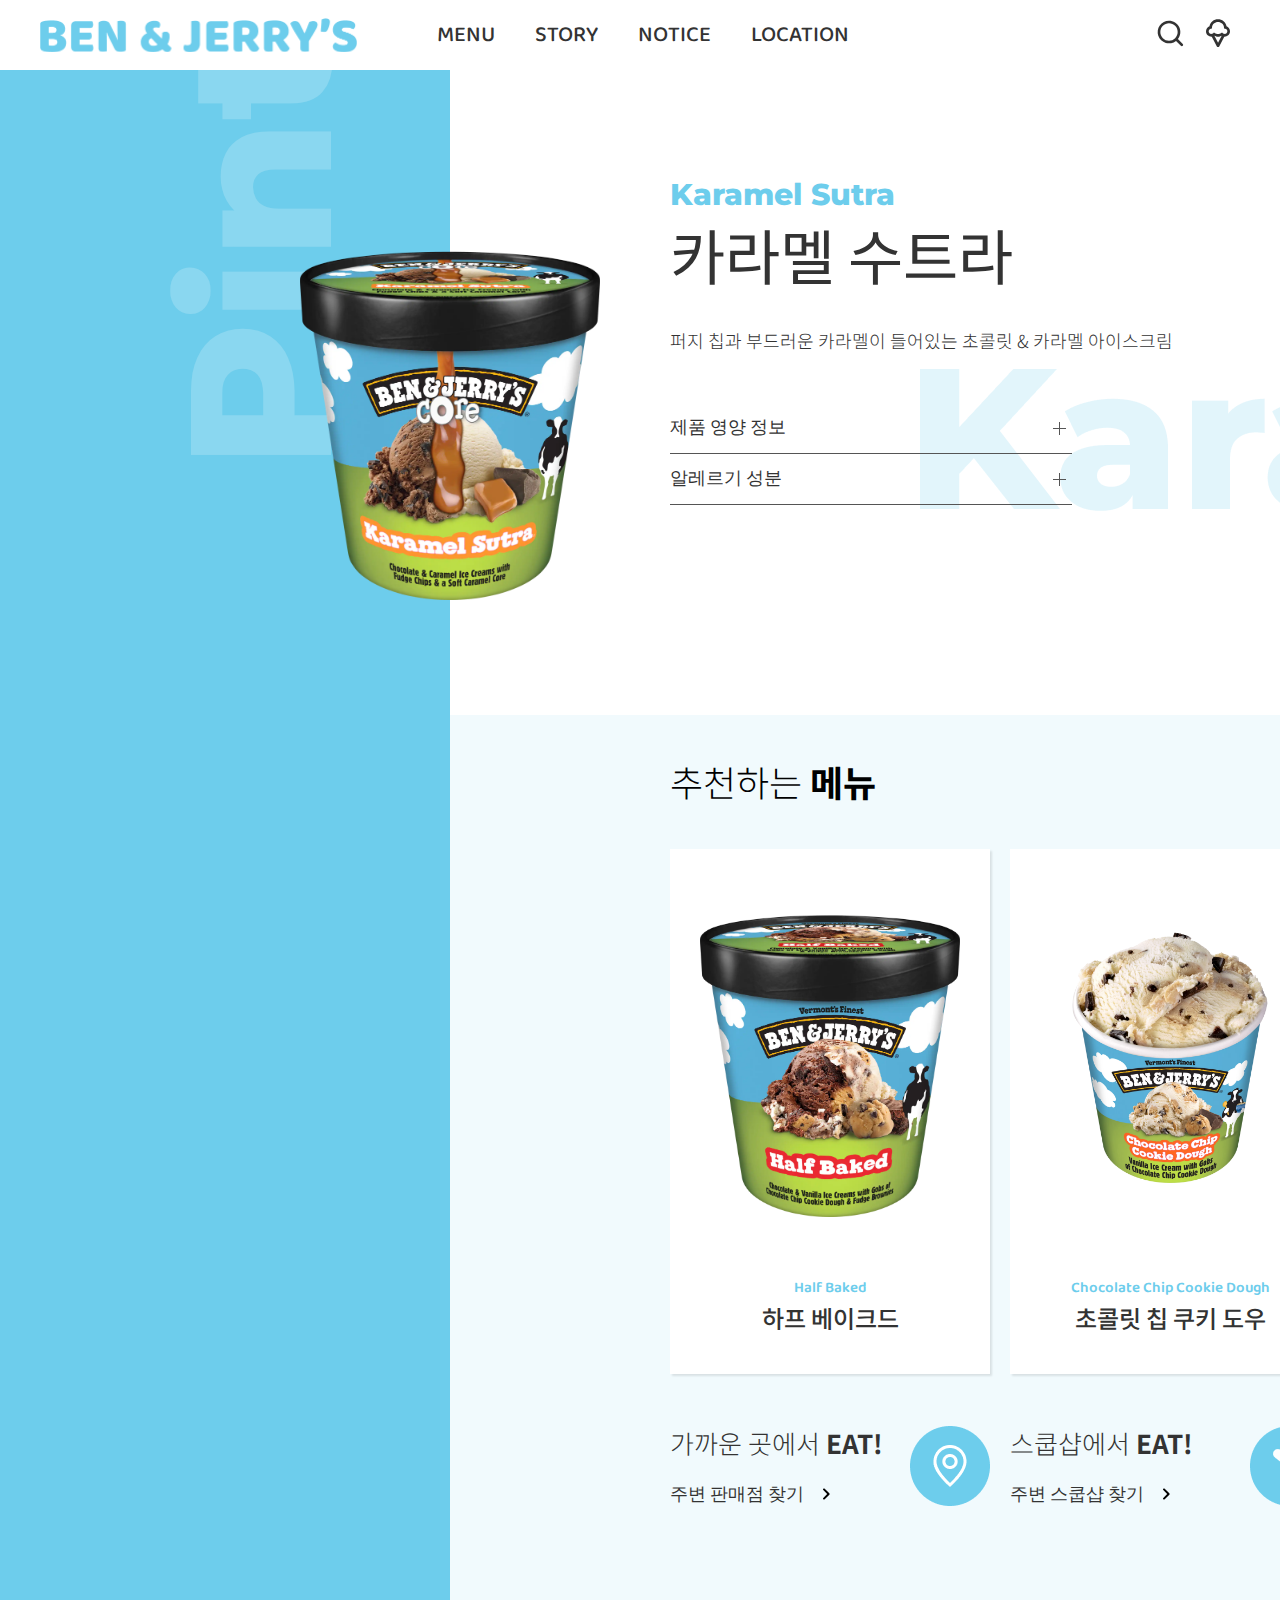
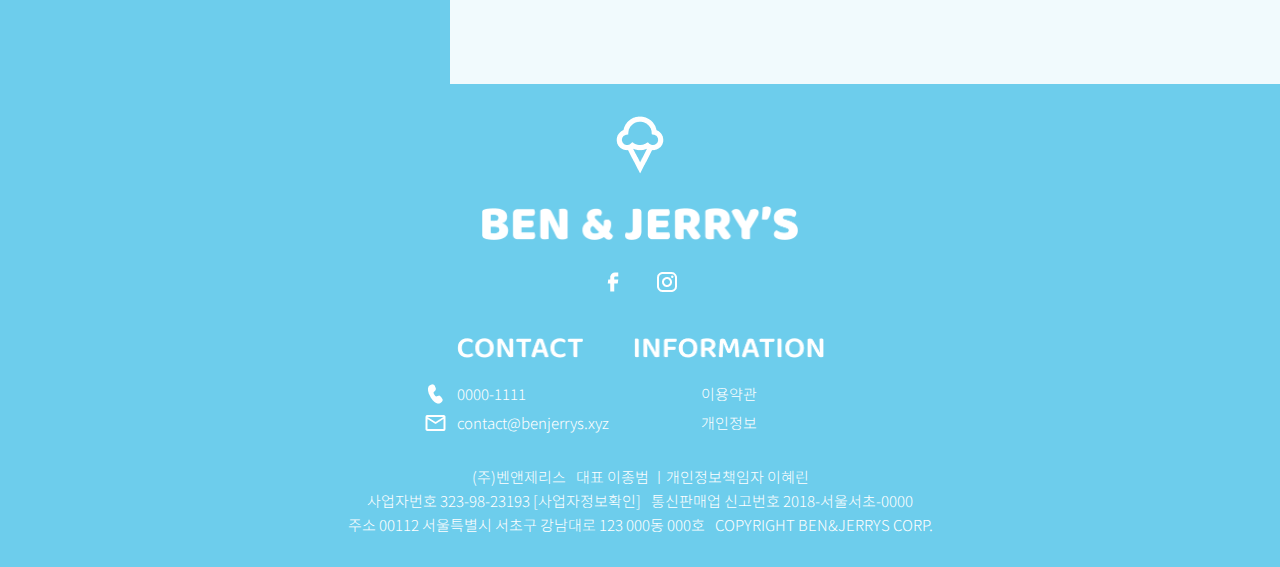
<file: making/pc,mobile/pc/ben&jerry's/making_with_ys/product_detail.html>
<!DOCTYPE html>
<html lang="en">
<head>
    <meta charset="UTF-8">
    <meta name="viewport" content="width=device-width, initial-scale=1.0">
    <title>ProductㅣBEN&JERRY'S</title>
    <link rel="shortcut icon" type="image/x-icon" href="./images/ico_icecream.ico">
    <link rel="stylesheet" href="./css/reset.css">
    <link rel="stylesheet" href="./css/slick.css">
    <link rel="stylesheet" href="./css/product.css">
    <script src="./script/code_jquery_com_jquery-3_7_1_min.js"></script>
    <script src="./script/slick.js"></script>
</head>
<body>
    <header>
        <div class="inner">
            <div class="left_inner">
                <h1>
                    <a href="index.html">
                        ben&herry's
                    </a>
                </h1>
                <ul class="menu">
                    <li>
                        <a href="javascript:void(0)">MENU</a>
                        <ul class="depth2">
                            <li><a href="javascript:void(0)">PINT</a></li>
                            <li><a href="javascript:void(0)">MINICUP</a></li>
                            <li><a href="javascript:void(0)">SCOOP</a></li>
                        </ul>
                    </li>
                    <li>
                        <a href="javascript:void(0)">STORY</a>
                        <ul class="depth2">
                            <li><a href="javascript:void(0)">BRAND</a></li>
                            <li><a href="javascript:void(0)">VALUE</a></li>
                            <li><a href="process.html">PROCESS</a></li>
                            <li><a href="javascript:void(0)">STAFF</a></li>
                        </ul>
                    </li>
                    <li>
                        <a href="javascript:void(0)">NOTICE</a>
                        <ul class="depth2">
                            <li><a href="javascript:void(0)">PROMOTION</a></li>
                            <li><a href="javascript:void(0)">EVENT</a></li>
                            <li><a href="javascript:void(0)">CONTACT</a></li>
                        </ul>
                    </li>
                    <li>
                        <a href="javascript:void(0)">LOCATION</a>
                    </li>
                </ul>
            </div>
            <div class="right_inner">
                <button class="search_btn">
                    <svg viewBox="0 0 32 32">
                        <g clip-path="url(#clip0_8_22)">
                        <path fill-rule="evenodd" clip-rule="evenodd" d="M14 2.66675C12.1928 2.6669 10.4118 3.09923 8.80568 3.92767C7.19953 4.75611 5.81479 5.95664 4.76698 7.42909C3.71917 8.90153 3.03868 10.6032 2.78228 12.3921C2.52588 14.1811 2.701 16.0054 3.29304 17.7129C3.88508 19.4203 4.87686 20.9615 6.18565 22.2077C7.49444 23.4539 9.08228 24.3691 10.8167 24.8769C12.5511 25.3846 14.3818 25.4703 16.156 25.1266C17.9303 24.783 19.5966 24.02 21.016 22.9014L25.8853 27.7707C26.1368 28.0136 26.4736 28.148 26.8232 28.145C27.1728 28.1419 27.5072 28.0017 27.7544 27.7545C28.0016 27.5073 28.1419 27.1729 28.1449 26.8233C28.1479 26.4737 28.0135 26.1369 27.7707 25.8854L22.9013 21.0161C24.2187 19.3449 25.0389 17.3366 25.2681 15.221C25.4974 13.1055 25.1264 10.9681 24.1976 9.05354C23.2689 7.13897 21.8198 5.52456 20.0164 4.39506C18.213 3.26556 16.128 2.66661 14 2.66675ZM5.33334 14.0001C5.33334 11.7015 6.24643 9.49714 7.87174 7.87182C9.49706 6.24651 11.7015 5.33341 14 5.33341C16.2985 5.33341 18.5029 6.24651 20.1283 7.87182C21.7536 9.49714 22.6667 11.7015 22.6667 14.0001C22.6667 16.2986 21.7536 18.503 20.1283 20.1283C18.5029 21.7537 16.2985 22.6667 14 22.6667C11.7015 22.6667 9.49706 21.7537 7.87174 20.1283C6.24643 18.503 5.33334 16.2986 5.33334 14.0001Z">
                        </g>
                        <defs>
                        <clipPath id="clip0_8_22">
                        <rect width="32" height="32" fill="white"/>
                        </clipPath>
                        </defs>
                        </svg>
                    </button>
                <button class="ice_cream_btn">
                    <svg viewBox="0 0 32 32">
                        <path d="M4 13.3333C4 12.1999 4.328 11.1777 4.984 10.2666C5.64 9.35547 6.46756 8.71103 7.46667 8.33325C7.86667 6.31103 8.86133 4.63859 10.4507 3.31592C12.04 1.99325 13.8898 1.33236 16 1.33325C18.1111 1.33325 19.9613 1.99459 21.5507 3.31725C23.14 4.63992 24.1342 6.31192 24.5333 8.33325C25.5333 8.71103 26.3613 9.35547 27.0173 10.2666C27.6733 11.1777 28.0009 12.1999 28 13.3333C28 14.9999 27.4111 16.3221 26.2333 17.2999C25.0556 18.2777 23.7333 18.7333 22.2667 18.6666L17.2333 28.3999C17.1222 28.6444 16.9609 28.8221 16.7493 28.9333C16.5378 29.0444 16.3102 29.0999 16.0667 29.0999C15.8222 29.0999 15.5889 29.0444 15.3667 28.9333C15.1444 28.8221 14.9778 28.6444 14.8667 28.3999L9.8 18.6666C8.22222 18.7333 6.86133 18.2777 5.71733 17.2999C4.57333 16.3221 4.00089 14.9999 4 13.3333ZM9.33333 15.9999C9.66667 15.9999 9.99467 15.9444 10.3173 15.8333C10.64 15.7221 10.9342 15.5333 11.2 15.2666L11.9333 14.5333L12.8 15.0666C13.2667 15.3777 13.7724 15.611 14.3173 15.7666C14.8622 15.9221 15.4231 15.9999 16 15.9999C16.5778 15.9999 17.1391 15.9221 17.684 15.7666C18.2289 15.611 18.7342 15.3777 19.2 15.0666L20.0667 14.5333L20.8 15.2666C21.0667 15.5333 21.3613 15.7221 21.684 15.8333C22.0067 15.9444 22.3342 15.9999 22.6667 15.9999C23.4 15.9999 24.028 15.7386 24.5507 15.2159C25.0733 14.6933 25.3342 14.0657 25.3333 13.3333C25.3333 12.6666 25.1222 12.083 24.7 11.5826C24.2778 11.0821 23.7333 10.7768 23.0667 10.6666L22.0667 10.5333L22 9.46659C21.8889 7.93325 21.2556 6.63903 20.1 5.58392C18.9444 4.52881 17.5778 4.00081 16 3.99992C14.4222 3.99992 13.0556 4.52792 11.9 5.58392C10.7444 6.63992 10.1111 7.93414 10 9.46659L9.93333 10.5333L8.93333 10.7333C8.26667 10.8666 7.72222 11.1666 7.3 11.6333C6.87778 12.0999 6.66667 12.6666 6.66667 13.3333C6.66667 14.0666 6.928 14.6946 7.45067 15.2173C7.97333 15.7399 8.60089 16.0008 9.33333 15.9999ZM16.0667 24.8666L19.6667 17.8666C19.1333 18.1333 18.5556 18.3333 17.9333 18.4666C17.3111 18.5999 16.6667 18.6666 16 18.6666C15.4 18.6666 14.7942 18.5999 14.1827 18.4666C13.5711 18.3333 12.9769 18.1333 12.4 17.8666L16.0667 24.8666Z">
                        </svg>
                </button>
            </div>
        </div>
    </header>
    <main>
        <div class="empty">
            <p>Pint</p>
            <img src="./images/product/pint/karamel-sutra.webp" alt="Karamel Sutra">
        </div>
        <section class="particular">
            <div class="bg">
                <div class="introduct">
                    <p class="name_en">Karamel Sutra</p>
                    <p class="name_ko">카라멜 수트라</p>
                    <p class="detail">퍼지 칩과 부드러운 카라멜이 들어있는 초콜릿 & 카라멜 아이스크림</p>
                </div>
                <div class="aco">
                    <div class="nutrition">
                        <p class="p1">제품 영양 정보<span>text</span></p>
                        <div class="exel">
                            <ul>
                                <li class="infor">
                                    <p>중량<br><span>(g)</span></p>
                                </li>
                                <li class="num">142</li>
                            </ul>
                            <ul>
                                <li class="infor">
                                    <p>열량<br><span>(Kcal)</span></p>
                                </li>
                                <li class="num">1110</li>
                            </ul>
                            <ul>
                                <li class="infor">
                                    <p>당류<br><span>(g)</span></p>
                                </li>
                                <li class="num">114</li>
                            </ul>
                            <ul>
                                <li class="infor">
                                    <p>단백질<br><span>(g)</span></p>
                                </li>
                                <li class="num">18</li>
                            </ul>
                            <ul>
                                <li class="infor">
                                    <p>포화지방<br><span>(g)</span></p>
                                </li>
                                <li class="num">39</li>
                            </ul>
                            <ul>
                                <li class="infor">
                                    <p>나트륨<br><span>(mg)</span></p>
                                </li>
                                <li class="num">280</li>
                            </ul>
                        </div>
                    </div>
                    <div class="allergy">
                        <p class="p2">알레르기 성분<span>text</span></p>
                        <div class="detail">
                            우유, 계란, 대두
                        </div>
                    </div>
                </div>
            </div>
            <!-- <div class="bg">Karamel</div> -->
        </section>
        <section class="suggestion">
            <h2>추천하는 <span>메뉴</span></h2>
            <div class="sug">
                <div class="pro_list">
                    <a href="javascript:void(0)"><div class="img"><img src="./images/product/pint/half-baked.webp" alt="Half Baked"></div></a>
                    <div class="pro_name">
                        <p class="name_eg">Half Baked</p>
                        <p class="name_kr">하프 베이크드</p>
                    </div>
                </div>
                <div class="pro_list">
                    <a href="javascript:void(0)"><div class="img"><img src="./images/product/minicup/Chocolate-Chip-Cookie-Dough.png" alt="Chocolate Chip Cookie Dough"></div></a>
                    <div class="pro_name">
                        <p class="name_eg">Chocolate Chip Cookie Dough</p>
                        <p class="name_kr">초콜릿 칩 쿠키 도우</p>
                    </div>
                </div>
                <div class="pro_list">
                    <a href="javascript:void(0)"><div class="img"><img src="./images/product/scoop/butterpecan.png" alt="Butter Pecan"></div></a>
                    <div class="pro_name">
                        <p class="name_eg">Butter Pecan</p>
                        <p class="name_kr">버터 피칸</p>
                    </div>
                </div>
            </div>
                <div class="serv">
                    <a href="javascript:void(0)"><div class="store">
                        <h5>가까운 곳에서 <span>EAT!</span></h5>
                        <p>주변 판매점 찾기<span><svg viewBox="0 0 7 12">
                            <path d="M0.310022 0.710022C0.217319 0.802536 0.143771 0.912424 0.0935898 1.0334C0.0434083 1.15437 0.0175781 1.28405 0.0175781 1.41502C0.0175781 1.54599 0.0434083 1.67567 0.0935898 1.79665C0.143771 1.91762 0.217319 2.02751 0.310022 2.12002L4.19002 6.00002L0.310022 9.88002C0.123045 10.067 0.0180016 10.3206 0.0180016 10.585C0.0180016 10.8494 0.123045 11.103 0.310022 11.29C0.497 11.477 0.750596 11.582 1.01502 11.582C1.27945 11.582 1.53304 11.477 1.72002 11.29L6.31002 6.70002C6.40273 6.60751 6.47627 6.49762 6.52645 6.37665C6.57664 6.25567 6.60247 6.12599 6.60247 5.99502C6.60247 5.86405 6.57664 5.73437 6.52645 5.6134C6.47627 5.49242 6.40273 5.38254 6.31002 5.29002L1.72002 0.700022C1.34002 0.320022 0.700022 0.320022 0.310022 0.710022Z" fill="black"/>
                            </svg></span></p>
                    </div></a>
                    <a href="javascript:void(0)"><div class="scoop">
                        <h5>스쿱샵에서 <span>EAT!</span></h5>
                        <p>주변 스쿱샵 찾기<span><svg viewBox="0 0 7 12">
                            <path d="M0.310022 0.710022C0.217319 0.802536 0.143771 0.912424 0.0935898 1.0334C0.0434083 1.15437 0.0175781 1.28405 0.0175781 1.41502C0.0175781 1.54599 0.0434083 1.67567 0.0935898 1.79665C0.143771 1.91762 0.217319 2.02751 0.310022 2.12002L4.19002 6.00002L0.310022 9.88002C0.123045 10.067 0.0180016 10.3206 0.0180016 10.585C0.0180016 10.8494 0.123045 11.103 0.310022 11.29C0.497 11.477 0.750596 11.582 1.01502 11.582C1.27945 11.582 1.53304 11.477 1.72002 11.29L6.31002 6.70002C6.40273 6.60751 6.47627 6.49762 6.52645 6.37665C6.57664 6.25567 6.60247 6.12599 6.60247 5.99502C6.60247 5.86405 6.57664 5.73437 6.52645 5.6134C6.47627 5.49242 6.40273 5.38254 6.31002 5.29002L1.72002 0.700022C1.34002 0.320022 0.700022 0.320022 0.310022 0.710022Z" fill="black"/>
                            </svg></span></p>
                    </div></a>
                    <a href="javascript:void(0)"><div class="delivery">
                        <h5>배달해서 <span>EAT!</span></h5>
                        <p>딜리버리 서비스<span><svg viewBox="0 0 7 12">
                            <path d="M0.310022 0.710022C0.217319 0.802536 0.143771 0.912424 0.0935898 1.0334C0.0434083 1.15437 0.0175781 1.28405 0.0175781 1.41502C0.0175781 1.54599 0.0434083 1.67567 0.0935898 1.79665C0.143771 1.91762 0.217319 2.02751 0.310022 2.12002L4.19002 6.00002L0.310022 9.88002C0.123045 10.067 0.0180016 10.3206 0.0180016 10.585C0.0180016 10.8494 0.123045 11.103 0.310022 11.29C0.497 11.477 0.750596 11.582 1.01502 11.582C1.27945 11.582 1.53304 11.477 1.72002 11.29L6.31002 6.70002C6.40273 6.60751 6.47627 6.49762 6.52645 6.37665C6.57664 6.25567 6.60247 6.12599 6.60247 5.99502C6.60247 5.86405 6.57664 5.73437 6.52645 5.6134C6.47627 5.49242 6.40273 5.38254 6.31002 5.29002L1.72002 0.700022C1.34002 0.320022 0.700022 0.320022 0.310022 0.710022Z" fill="black"/>
                            </svg></span></p>
                    </div></a>
                </div>
        </section>
    </main>
    <footer>
        <div class="footer_inner">
            <h1>
                <span>ice-cream img</span>
                <img src="./images/logo/logo2.png" alt="logo2">
            </h1>
            <div class="sns">
                <span class="facebook">페이스북</span>
                <span class="insta">인스타그램</span>
            </div>
            <div class="infor_con">
                <ul class="contact">
                    <li class="sub">contact</li>
                    <li>0000-1111</li>
                    <li>contact@benjerrys.xyz</li>
                </ul>
                <ul class="information">
                    <li class="sub">information</li>
                    <li><a href="javascript:void(0)">이용약관</a></li>
                    <li><a href="javascript:void(0)">개인정보</a></li>
                </ul>
            </div>
            <div class="copy">
                <p><span>(주)벤앤제리스</span><span>대표 이종범 ㅣ개인정보책임자 이혜린</span></p>
                <p><span>사업자번호 323-98-23193 [사업자정보확인]</span><span>통신판매업 신고번호 2018-서울서초-0000</span></p>
                <p><span>주소 00112 서울특별시 서초구 강남대로 123 000동 000호 </span><span>COPYRIGHT BEN&JERRYS CORP.</span></p>
            </div>
        </div>
    </footer>
    <script src="./script/product.js"></script>
</body>
</html>
</file>
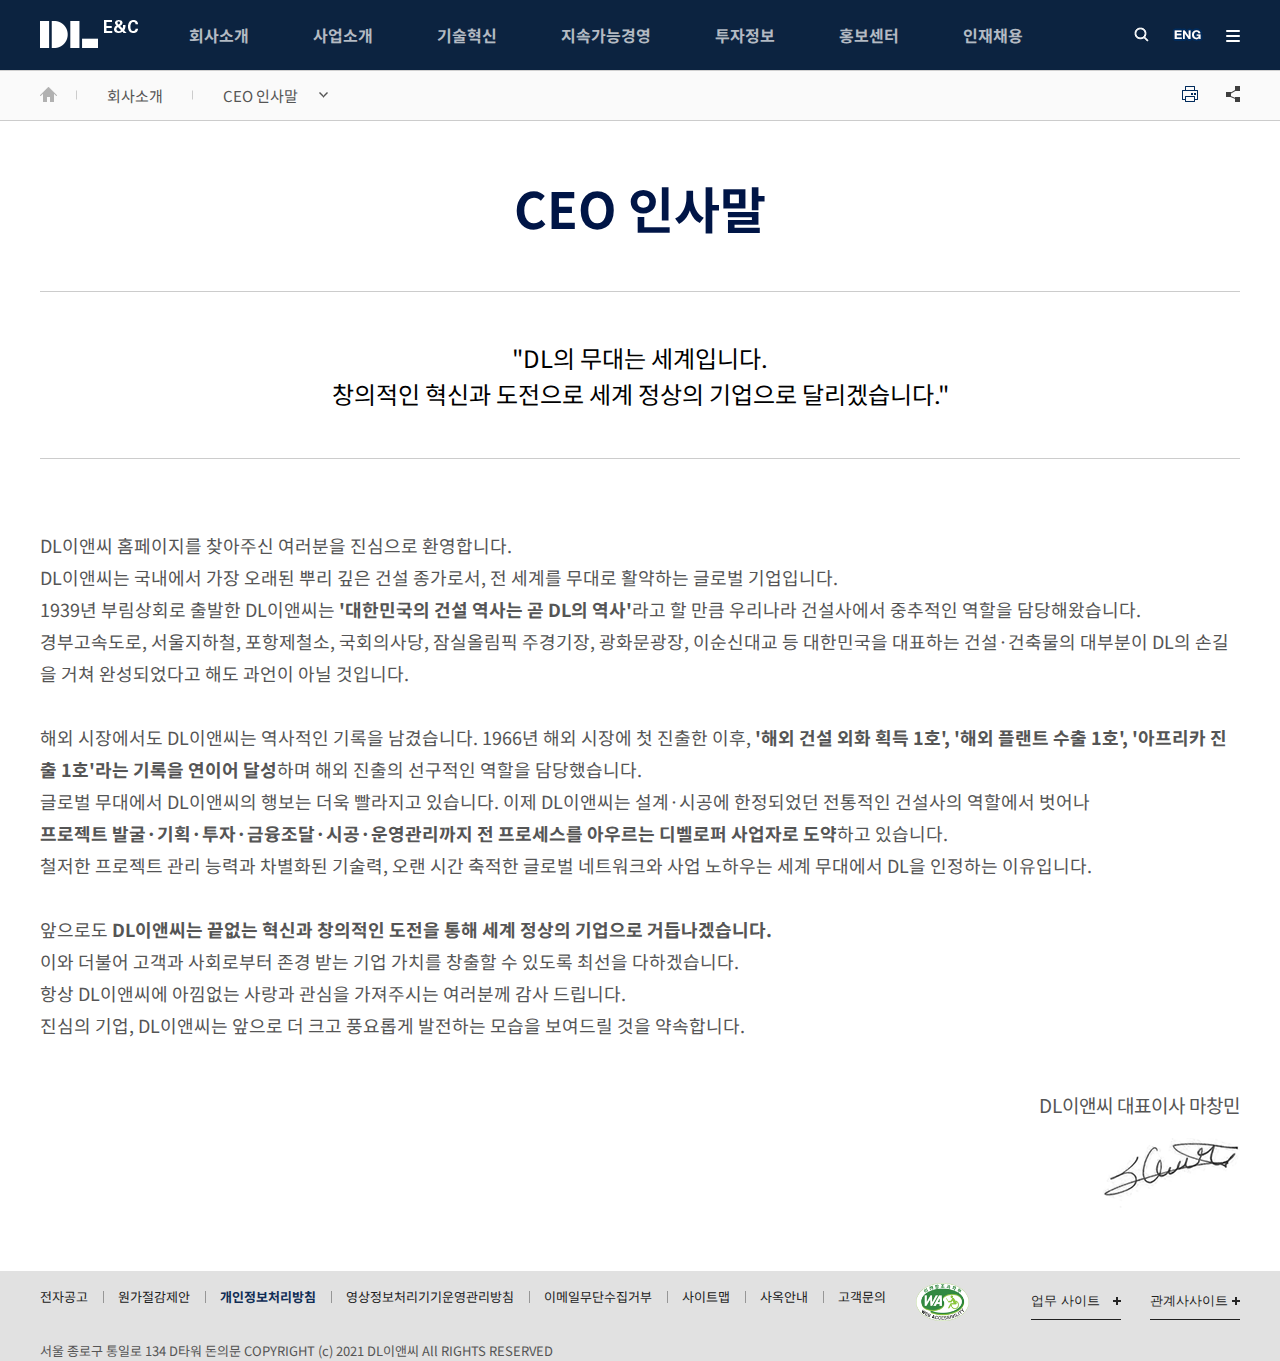
<file: making/pc,mobile/pc/DLe&c/26_derim/ceo.html>
<!DOCTYPE html>
<html lang="en">
<head>
    <meta charset="UTF-8">
    <meta name="viewport" content="width=device-width, initial-scale=1.0">
    <title>CEO 인사말</title>
    <link rel="stylesheet" href="./css/slick.css">
    <link rel="stylesheet" href="./css/ceo.css">
    <link rel="preconnect" href="https://fonts.googleapis.com">
    <link rel="preconnect" href="https://fonts.gstatic.com" crossorigin>
    <link href="https://fonts.googleapis.com/css2?family=Noto+Sans+KR:wght@100;300;400;500;700;900&display=swap" rel="stylesheet">
    <script src="./js/code_jquery_com_jquery-3_7_1_min.js"></script>
    <script src="./js/slick.js"></script>
</head>
<body>
    <div class="allmenu_wrap">
        <div class="allmenu">
            <ul class="depth1">
                <li>
                    <a href="#">회사소개</a>
                    <ul class="depth2">
                        <li><a href="#">기업정보</a></li>
                        <li><a href="./ceo.html">CEO 인사말</a></li>
                        <li><a href="#">기업연혁</a></li>
                        <li><a href="#">그룹사현황</a></li>
                        <li>
                            <a href="#">CONTACT</a>
                            <ul class="depth3">
                                <li><a href="#">사옥안내</a></li>
                                <li><a href="#">주요시설</a></li>
                            </ul>
                        </li>
                    </ul>
                </li>
                <li>
                    <a href="#">사업소개</a>
                    <ul class="depth2">
                        <li><a href="#">사업개요</a></li>
                        <li><a href="#">건축</a></li>
                        <li><a href="#">주택</a></li>
                        <li><a href="#">토목</a></li>
                        <li><a href="#">플랜트</a></li>
                    </ul>
                </li>
                <li>
                    <a href="#">기술혁신</a>
                    <ul class="depth2">
                        <li>
                            <a href="#">기술개발원소개</a>
                            <ul class="depth3">
                                <li><a href="#">비전/전략</a></li>
                                <li><a href="#">주요시설</a></li>
                                <li><a href="#">찾아오시는길</a></li>
                            </ul>
                        </li>
                        <li>
                            <a href="#">주요연구분야</a>
                            <ul class="depth3">
                                <li><a href="#">건축기술지원팀</a></li>
                                <li><a href="#">스마트에코팀</a></li>
                                <li><a href="#">토목기술지원팀</a></li>
                                <li><a href="#">특수교량팀</a></li>
                            </ul>
                        </li>
                        <li>
                            <a href="#">지식재산권</a>
                        </li>
                        <li>
                            <a href="#">DL기술정보</a>
                        </li>
                    </ul>
                </li>
                <li>
                    <a href="#">지속가능경영</a>
                    <ul class="depth2">
                        <li>
                            <a href="#">정도경영</a>
                            <ul class="depth3">
                                <li><a href="#">정도경영 소개</a></li>
                                <li><a href="#">공개경영</a></li>
                                <li><a href="#">윤리경영(CP)</a></li>
                                <li><a href="#">사회적책임(CSR)</a></li>
                                <li><a href="#">사이버신문고</a></li>
                            </ul>
                        </li>
                        <li>
                            <a href="#">상생경영</a>
                            <ul class="depth3">
                                <li><a href="#">상생경영 소개</a></li>
                                <li><a href="#">상생경영 활동</a></li>
                            </ul>
                        </li>
                        <li>
                            <a href="#">품질경영</a>
                            <ul class="depth3">
                                <li><a href="#">품질방침</a></li>
                                <li><a href="#">인증서</a></li>
                                <li><a href="#">품질활동</a></li>
                            </ul>
                        </li>
                        <li>
                            <a href="#">안전보건경영</a>
                            <ul class="depth3">
                                <li><a href="#">안전보건방침</a></li>
                                <li><a href="#">인증서</a></li>
                                <li><a href="#">안전보건활동</a></li>
                                <li><a href="#">산업재해 발생률</a></li>
                            </ul>
                        </li>
                        <li>
                            <a href="#">환경경영</a>
                            <ul class="depth3">
                                <li><a href="#">환경·에너지 방침</a></li>
                                <li><a href="#">인증서</a></li>
                                <li><a href="#">환경활동</a></li>
                                <li><a href="#">수상실적</a></li>
                            </ul>
                        </li>
                        <li>
                            <a href="#">사회공헌</a>
                            <ul class="depth3">
                                <li><a href="#">사회공헌 소개</a></li>
                                <li><a href="#">성과 및 소식</a></li>
                            </ul>
                        </li>
                        <li><a href="#">지속가능경영보고서</a></li>
                    </ul>
                </li>
                <li>
                    <a href="#">투자정보</a>
                    <ul class="depth2">
                        <li>
                            <a href="#">IR자료실</a>
                            <ul class="depth3">
                                <li><a href="#">실적자료</a></li>
                                <li><a href="#">공시</a></li>
                                <li><a href="#">사업보고서</a></li>
                                <li><a href="#">ANNUAL REPORT</a></li>
                                <li><a href="#">ESG 채권</a></li>
                            </ul>
                        </li>
                        <li>
                            <a href="#">재무정보</a>
                            <ul class="depth3">
                                <li><a href="#">재무 하이라이트</a></li>
                                <li><a href="#">재무제표</a></li>
                                <li><a href="#">재무분석</a></li>
                            </ul>
                        </li>
                        <li>
                            <a href="#">기업지배구조</a>
                            <ul class="depth3">
                                <li><a href="#">지배구조정보</a></li>
                                <li><a href="#">이사회</a></li>
                                <li><a href="#">이사회 내 위원회</a></li>
                                <li><a href="#">주주총회</a></li>
                            </ul>
                        </li>
                        <li><a href="#">ESG</a></li>
                    </ul>
                </li>
                <li>
                    <a href="#">홍보센트</a>
                    <ul class="depth2">
                        <li><a href="#">DL소식</a></li>
                        <li>
                            <a href="#">미디어센터</a>
                            <ul class="depth3">
                                <li><a href="#">홍보영상</a></li>
                                <li><a href="#">광고CF</a></li>
                            </ul>
                        </li>
                        <li><a href="#">다운로드센터</a></li>
                        <li><a href="#">CI/BI 소개</a></li>
                    </ul>
                </li>
                <li>
                    <a href="#">인재채용</a>
                    <ul class="depth2">
                        <li><a href="#">인재상</a></li>
                        <li><a href="#">인사제도</a></li>
                        <li>
                            <a href="#">채용정보</a>
                            <ul class="depth3">
                                <li><a href="#">채용공고</a></li>
                                <li><a href="#">채용절차</a></li>
                                <li><a href="#">채용FAQ</a></li>
                                <li><a href="#">채용서류 반환 안내</a></li>
                            </ul>
                        </li>
                    </ul>
                </li>
            </ul>
            <button class="btn_close">닫기</button>
            <div class="allmenu_slide">
                <div class="allmenu_slide_img1"><a href="#">이미지1</a></div>
                <div class="allmenu_slide_img2"><a href="#">이미지2</a></div>
                <div class="allmenu_slide_img3"><a href="#">이미지3</a></div>
            </div>
            <button class="stop_slide"></button>
        </div>
    </div>
    <div class="headerwrap">
        <header>
            <div class="inner">
                <!-- 로고는 제일 중요하므로 h1을 사용한다. -->
                <h1>
                    <a href="index.html"><img src="./images/ceo/pic_topLogo.png" alt="대림산업"></a>
                </h1>
                <ul class="gnb">
                    <!-- 임시링크 # -->
                    <li>
                        <a href="#">회사소개</a>
                        <ul class="depth2">
                            <li><a href="#">기업정보</a></li>
                            <li><a href="./ceo.html">CEO 인사말</a></li>
                            <li><a href="#">기업연혁</a></li>
                            <li><a href="#">그룹사현황</a></li>
                            <li><a href="#">CONTACT</a></li>
                        </ul>
                    </li>
                    <li>
                        <a href="#">사업소개</a>
                        <ul class="depth2">
                            <li><a href="#">사업개요</a></li>
                            <li><a href="#">건축</a></li>
                            <li><a href="#">주택</a></li>
                            <li><a href="#">토목</a></li>
                            <li><a href="#">플랜트</a></li>
                        </ul>
                    </li>
                    <li>
                        <a href="#">기술혁신</a>
                        <ul class="depth2">
                            <li><a href="#">기술개발원소개</a></li>
                            <li><a href="#">주요연구분야</a></li>
                            <li><a href="#">지식재산권</a></li>
                            <li><a href="#">DL기술정보</a></li>
                        </ul>
                    </li>
                    <li>
                        <a href="#">지속가능경영</a>
                        <ul class="depth2">
                            <li><a href="#">정도경영</a></li>
                            <li><a href="#">상생경영</a></li>
                            <li><a href="#">품질경영</a></li>
                            <li><a href="#">안전보건경영</a></li>
                            <li><a href="#">환경경영</a></li>
                            <li><a href="#">사회공헌</a></li>
                            <li><a href="#">지속가능경영보고서</a></li>
                        </ul>
                    </li>
                    <li>
                        <a href="#">투자정보</a>
                        <ul class="depth2">
                            <li><a href="#">IR자료실</a></li>
                            <li><a href="#">재무정보</a></li>
                            <li><a href="#">기업지배구조</a></li>
                            <li><a href="#">ESG</a></li>
                        </ul>
                    </li>
                    <li>
                        <a href="#">홍보센터</a>
                        <ul class="depth2">
                            <li><a href="#">DL소식</a></li>
                            <li><a href="#">미디어센터</a></li>
                            <li><a href="#">다운로드센터</a></li>
                            <li><a href="#">CI/BI 소개</a></li>
                        </ul>
                    </li>
                    <li class="last">
                        <a href="#">인재채용</a>
                        <ul class="depth2">
                            <li><a href="#">인재상</a></li>
                            <li><a href="#">인사제도</a></li>
                            <li><a href="#">채용정보</a></li>
                        </ul>
                    </li>
                </ul>
                <ul class="util">
                    <li class="first">
                        <a href="#"><img src="./images/ceo/ico_topetc01.png" alt="검색버튼"></a>
                        <form action="" class="search_form">
                            <fieldset>
                                <legend>검색폼</legend>
                                <input type="text" placeholder="검색어를 입력해 주세요">
                                <button class="btn_search">검색버튼</button>
                            </fieldset>
                        </form>
                    </li>
                    <li><a href="#"><img src="./images/ceo/ico_topetc02.png" alt="영어버전버튼"></a></li>
                    <li>
                        <a href="#"><img src="./images/ceo/ico_topetc04.png" alt="전체메뉴버튼"></a>
                    </li>
                </ul>
            </div>
        </header>
    </div>
    <div class="sec_menu_wrap">
        <div class="sec_menu">
            <div class="left">
                <ul>
                    <li><a href="index.html"><img src="./images/ceo/ico_home.png" alt="메인페이지바로가기"></a></li>
                    <li><a href="javascript:void(0)">회사소개</a></li>
                    <li class="depth4_menu">
                        <a href="javascript:void(0)">CEO 인사말</a>
                        <ul class="depth4">
                            <li><a href="javascript:void(0)">기업정보</a></li>
                            <li><a href="javascript:void(0)">기업정보</a></li>
                            <li><a href="javascript:void(0)">CEO인사말</a></li>
                            <li><a href="javascript:void(0)">기업연혁</a></li>
                            <li><a href="javascript:void(0)">그룹사현황</a></li>
                            <li><a href="javascript:void(0)">CONTACT</a></li>
                        </ul>
                    </li>
                </ul>
            </div>
            <div class="right">
                <ul>
                    <li><a href="javascript:void(0)"><img src="./images/ceo/ico_print01.png" alt="프린트하기"></a></li>
                    <li><a href="javascript:void(0)"><img src="./images/ceo/ico_share01.png" alt="공유하기"></a></li>
                </ul>
            </div>
        </div>
    </div>
    <main>
        <div class="main_wrap">
            <h2>CEO 인사말</h2>
            <div class="comment">
                <p>"DL의 무대는 세계입니다.<br>
                    창의적인 혁신과 도전으로 세계 정상의 기업으로 달리겠습니다."</p>
            </div>
            <p>
                DL이앤씨 홈페이지를 찾아주신 여러분을 진심으로 환영합니다.<br>
                DL이앤씨는 국내에서 가장 오래된 뿌리 깊은 건설 종가로서, 전 세계를 무대로 활약하는 글로벌 기업입니다.<br>
                
                1939년 부림상회로 출발한 DL이앤씨는 <span>'대한민국의 건설 역사는 곧 DL의 역사'</span>라고 할 만큼 우리나라 건설사에서 중추적인 역할을 담당해왔습니다.<br>
                경부고속도로, 서울지하철, 포항제철소, 국회의사당, 잠실올림픽 주경기장, 광화문광장, 이순신대교 등 대한민국을 대표하는 건설·건축물의 대부분이
                DL의 손길을 거쳐 완성되었다고 해도 과언이 아닐 것입니다.<br>
                <br>
                해외 시장에서도 DL이앤씨는 역사적인 기록을 남겼습니다. 1966년 해외 시장에 첫 진출한 이후, <span>'해외 건설 외화 획득 1호', '해외 플랜트 수출 1호',
                '아프리카 진출 1호'라는 기록을 연이어 달성</span>하며 해외 진출의 선구적인 역할을 담당했습니다.<br>
                글로벌 무대에서 DL이앤씨의 행보는 더욱 빨라지고 있습니다. 이제 DL이앤씨는 설계·시공에 한정되었던 전통적인 건설사의 역할에서 벗어나<br>
                <span>프로젝트 발굴·기획·투자·금융조달·시공·운영관리까지 전 프로세스를 아우르는 디벨로퍼 사업자로 도약</span>하고 있습니다.<br>
                철저한 프로젝트 관리 능력과 차별화된 기술력, 오랜 시간 축적한 글로벌 네트워크와 사업 노하우는 세계 무대에서 DL을 인정하는 이유입니다.<br>
                <br>
                앞으로도 <span>DL이앤씨는 끝없는 혁신과 창의적인 도전을 통해 세계 정상의 기업으로 거듭나겠습니다.</span><br>
                이와 더불어 고객과 사회로부터 존경 받는 기업 가치를 창출할 수 있도록 최선을 다하겠습니다.<br>
                항상 DL이앤씨에 아낌없는 사랑과 관심을 가져주시는 여러분께 감사 드립니다.<br>
                진심의 기업, DL이앤씨는 앞으로 더 크고 풍요롭게 발전하는 모습을 보여드릴 것을 약속합니다.
            </p>
            <div class="ceo">
                <p>DL이앤씨 대표이사 마창민</p>
                <img src="./images/ceo/pic_sign_mcm.png" alt="대표이사 서명">
            </div>
        </div>
    </main>
    <footer>
        <div class="inner">
            <div class="left">
                <ul class="info">
                    <li><a href="#">전자공고</a></li>
                    <li><a href="#">원가절감제안</a></li>
                    <li><a href="#">개인정보처리방침</a></li>
                    <li><a href="#">영상정보처리기기운영관리방침</a></li>
                    <li><a href="#">이메일무단수집거부</a></li>
                    <li><a href="#">사이트맵</a></li>
                    <li><a href="#">사옥안내</a></li>
                    <li><a href="#">고객문의</a></li>
                    <li>웹접근성인증마크</li>
                </ul>
                <address>
                    서울 종로구 통일로 134 D타워 돈의문 COPYRIGHT (c) 2021 DL이앤씨 All RIGHTS RESERVED
                </address>
            </div>
            <div class="right">
                <button class="btn_busin">업무 사이트</button>
                <!-- left family site -->
                <div class="left_family">
                    <h2>업무관련 사이트</h2>
                    <ul>
                        <li><a href="#">DL OB</a></li>
                        <li><a href="#">DL 협력업체 포탈 시스템</a></li>
                        <li><a href="#">전자세금계산서</a></li>
                    </ul>
                    <ul>
                        <li><a href="#">퇴직자제증명</a></li>
                        <li><a href="#">전자근로계약</a></li>
                    </ul>
                </div>
                <button class="btn_corp">관계사사이트</button>
                <div class="right_family">
                    <h2>관계사사이트링크</h2>
                    <ul>
                        <li><a href="#">e편한세상</a></li>
                        <li><a href="#">아크로</a></li>
                        <li><a href="#">DL㈜</a></li>
                        <li><a href="#">DL케미칼㈜</a></li>
                        <li><a href="#">DL모터스㈜</a></li>
                        <li><a href="#">폴리미래</a></li>
                        <li><a href="#">여천NCC</a></li>
                    </ul>
                    <ul>
                        <li><a href="#">㈜대림</a></li>
                        <li><a href="#">대림수암장학문화재단</a></li>
                        <li><a href="#">글래드 호텔앤리조트</a></li>
                        <li><a href="#">DL건설㈜</a></li>
                        <li><a href="#">대림학원</a></li>
                        <li><a href="#">대림문화재단</a></li>
                    </ul>
                </div>
            </div>
        </div>
    </footer>
    <script src="./js/cec.js"></script>
</body>
</html>
</file>
<file: making/js/todo_list/css/main.css>
@charset "utf-8";
body {
    background: #add9e6;
    box-sizing: border-box;
}
section {
    width: 90%;
    margin: 50px auto;
    background: #fff;
    box-sizing: border-box;
}
header {
    width: 100%;
    padding: 30px;
    box-sizing: border-box;
}
header h1 {
    text-align: center;
    font-size: 36px;
    font-weight: bold;
    margin-bottom: 24px;
}
header h3, header h4 {
    font-size: 18px;
    display: flex;
    gap: 12px;
    justify-content: end;
}
header h3 {
    font-weight: bold;
    margin-bottom: 12px;
}
header h3 span, header h4 span {
    display: block;
}
main {
    width: 100%;
    padding: 30px;
    box-sizing: border-box;
}
main #input_box {
    width: 100%;
    display: flex;
    justify-content: space-between;
    align-items: center;
    box-sizing: border-box;
    margin-bottom: 48px;
}
main #input_box input {
    width: calc(100% - 86px);
    height: 48px;
    text-indent: 24px;
}
main #input_box button {
    width: 48px;
    height: 48px;
    border: none;
    outline: none;
    background: none;
    background: url(../images/plus.png) no-repeat center center;
    text-indent: -99999px;
}
main #work_box {
    width: 100%;
    box-sizing: border-box;
    border: 1px solid #80007d;
    border-bottom: none;
}
main #work_box ul {
    width: 100%;
    padding: 20px;
    display: flex;
    gap: 24px;
    box-sizing: border-box;
    border-bottom: 1px solid #80007d;
}
main #work_box ul li {
    font-size: 18px;
    cursor: pointer;
}
main #work_box ul li.on {
    font-weight: bold;
    color: #80007d;
}
main #work_box ul div {
    font-size: 18px;
    cursor: pointer;
}
main #work_box>div {
    width: 100%;
}
main #work_box>div div {
    display: flex;
    justify-content: space-between;
    align-items: center;
}
main #work_box>div .list {
    padding: 20px;
    box-sizing: border-box;
    border-bottom: 1px solid #80007d;
}
main #work_box>div .list p {
    width: calc(100% - 150px);
    height: 100%;
    display: flex;
    justify-content: space-between;
    align-items: center;
}
main #work_box>div .list p span {
    display: block;
    font-size: 14px;
}
main #work_box>div .list p.done {
    color: #80007d;
    text-decoration: line-through;
}
main #work_box>div .list .btn {
    gap: 16px;
}
main #work_box>div div button {
    border: none;
    outline: none;
    background: none;
}
</file>
<file: making/js/api/weather_api/css/main.css>
@charset "utf-8";
* {margin: 0; padding: 0; box-sizing: border-box;}
li {list-style: none;}
a {text-decoration: none;}

body {
    width: 100%;
    height: 100vh;
    background: url(../images/Clear.jpg) no-repeat;
    background-size: cover;
    position: relative;
    color: #fff;
}

#weather_box {
    width: 75%;
    height: 50%;
    border: 3px solid #fff;
    display: flex;
    align-items: center;
    position: absolute;
    left: 50%;
    top: 50%;
    transform: translate(-50%, -50%);
    background: rgba(0, 0, 0, 0.3);
}
#weather_box>div {
    width: 50%;
    height: 100%;
    padding: 20px;
}
#contents .contents_area {
    width: 100%;
    height: 100%;
    display: flex;
    flex-direction: column;
    justify-content: center;
    align-items: center;
    gap: 10px;
}
#contents .contents_area h1 {
    margin-bottom: 20px;
    font-size: 44px;
}
#contents .contents_area h3 {
    font-size: 24px;
    margin-bottom: 14px;
}
#contents .contents_area h3 span {
    font-size: 30px;
}
#contents .contents_area p {
    width: 75%;
    font-size: 18px;
    display: flex;
    justify-content: space-between;
}
#contents .contents_area .weather {
    font-size: 28px;
    font-weight: bold;
    margin-bottom: 12px;
    justify-content: center;
}
#search_box {
    display: flex;
    flex-direction: column;
    align-items: center;
}
#search_box .text_area {
    display: flex;
    justify-content: center;
    align-items: center;
    margin-bottom: 40px;
    width: 100%;
}
#search_box .text_area input {
    width: 70%;
    height: 40px;
    border: none;
    border-radius: 10px 0 0 10px;
    text-indent: 20px;
    outline: none;
}
#search_box .text_area button {
    width: 30%;
    height: 40px;
    border: none;
    border-radius: 0 10px 10px 0;
    cursor: pointer;
}
#btn {
    width: 100%;
    height: calc(100% - 40px - 20px - 40px);
    display: flex;
    justify-content: space-between;
    flex-wrap: wrap;
    overflow: auto;
    border-radius: 10px;
    position: relative;
}
#btn::-webkit-scrollbar {
    display: none;
}
#btn>button {
    width: 48%;
    min-height: 40px;
    height: 40px;
    border: none;
    border-radius: 10px;
    cursor: pointer;
    margin-top: 20px;
}
#btn>button:first-child{
    margin-top: 0;
    width: 100%;
}
#btn button:hover {
    background: #ccc;
}
#depth2_btn {
    display: none;
    position: absolute;
    width: 50%;
    height: 100%;
    right: 0;
    top: 0;
    background: rgba(0, 0, 0, 0.3);
    padding: 0 20px 20px;
    overflow: auto;
}
#depth2_btn button {
    width: 100%;
    height: 40px;
    border: none;
    margin-top: 20px;
    cursor: pointer;
}
#depth2_btn button:hover {
    background: #ccc;
}


@media (max-width: 990px){
    #weather_box {
        flex-direction: column;
        width: 80%;
        height: 80%;
        min-width: 320px;
    }
    #weather_box>div {
        width: 80%;
        height: 50%;
    }
}
</file>
<file: making/responsive/lafuma/08_lafuma/css/main.css>
@charset "utf-8";
body{
    font-family: "맑은 고딕","malgun gothic","돋움","dotum",sans-serif;
    padding: 0 30px;
}
header {
    width: 100%;
}
header .header_inner {
    width: 950px;
    height: 70px;
    margin: 0 auto;
    position: relative;
}
header .header_inner h1 {
    position: absolute;
    left: 0;
    top: 50%; transform: translateY(-50%);
}
header .header_inner h1 a {
    display: block;
    width: 116px;
    height: 22px;
    text-indent: -99999px;
    background: url(../images/logo.png) no-repeat;
}
header .header_inner .gnb {
    display: flex;
    justify-content: center;
    align-items: center;
    height: 70px;
    gap: 42px;
    margin-left: 40px;
}
header .header_inner .gnb>li>a {
    display: block;
    line-height: 70px;
    font-size: 16px;
    color: #717171;
}
header .header_inner .gnb li:hover a {
    color: #f17721;
}
header .header_inner .mall {
    position: absolute;
    right: 0;
    top: 50%; transform: translateY(-50%);
    text-indent: -99999px;
    display: block;
    width: 76px;
    height: 22px;
    background: url(../images/btn_lf_ot.png) no-repeat;
}
header .header_inner .mall:hover {
    background: url(../images/btn_lf_ov.png) no-repeat;
}
header .header_inner .m_btn {
    display: none;
}

/* main slide */
main .visual img {
    width: 100%;
}
/* 좌우 슬라이드 버튼 */
main .visual .slick-arrow {
    position: absolute;
    top: 50%; transform: translateY(-50%);
    z-index: 3;
    width: 50px;
    height: 50px;
    text-indent: -99999px;
    cursor: pointer;
}
main .visual .slick-prev {
    left: 35px;
    background: url(../images/btn_left.png) no-repeat;
}
main .visual .slick-next {
    right: 35px;
    background: url(../images/btn_right.png) no-repeat;
}
/* 슬라이드 버튼 */
main .visual .slick-dots {
    position: absolute;
    left: 50%; transform: translateX(-50%);
    bottom: -30px;
    display: flex;
    gap: 5px;
}
main .visual .slick-dots li button {
    width: 60px;
    height: 5px;
    background: #000;
    text-indent: -99999px;
}
main .visual .slick-dots li.slick-active button{
    background: #f17721;
}
main .txt {
    text-align: center;
    margin-top: 60px;
    /* border: 1px solid red; */
}
main .txt h2 {
    font-weight: bold;
    font-size: 18px;
    color: #000;
    margin-bottom: 16px;
}
main .txt p {
    font-size: 16px;
    color: #6f6f71;
    line-height: 24px;
    padding: 16px 0 45px;
}
main .txt p span {
    font-weight: bold;
}
main .txt p .show {
    display: none;
}

/* collection */
main .collection {
    width: 100%;
    border-top: 10px solid #f17721;
    display: flex;
    flex-wrap: wrap;
    overflow: hidden;
}
main .collection .collect1, main .collection .collect2 {
    width: 50%;
}
main .collection .collect3, main .collection .collect4, main .collection .collect5 {
    width: 33.33%;
}
main .collection>div>a {
    display: block;
}
main .collection>div>a>img {
    width: 100%;
}
main .collection div{
    position: relative;
}
main .collection div .cover {
    position: absolute;
    left: 0;
    top: 0;
    display: none;
}
/* list */
main .list {
    width: 100%;
    padding: 70px 50px 50px;
    background: #ececec;
    box-sizing: border-box;
}
main .list h2 {
    font-size: 30px;
    color: #333;
    text-align: center;
    margin-bottom: 40px;
}
main .list h2 span {
    color: #f17721;
}
main .list .sns {
    display: flex;
    flex-wrap: wrap;
}
main .list .sns li {
    width: 25%;
    position: relative;
}
main .list .sns li a {
    display: block;
}
main .list .sns li a img {
    width: 100%;
}
main .list .sns .cover {
    position: absolute;
    left: 0;
    top: 0;
    display: none;
}
main .m_util {
    display: none;
}
/* footer */

footer {
    width: 100%;
    padding: 35px 0 42px;
    box-sizing: border-box;
    position: relative;
}

footer .util {
    display: flex;
    gap: 30px;
}
footer .util li {
    position: relative;
}
footer .util li:first-child::before {
    display: none;
}
footer .util li::before {
    content: '';
    width: 5px;
    height: 5px;
    background: url(../images/dot.png) no-repeat;
    position: absolute;
    left: calc(-30px / 2);
    top: 50%; transform: translate(-50%,-50%);
}
footer .util li a {
    font-size: 13px;
    color: #adadad
}
footer p {
    font-size: 12px;
    color: #adadad;
    padding-top: 18px;
}
footer .util2 {
    position: absolute;
    right: 0;
    top: 30px;
}
footer .util2 .f_mark {
    color: #333;
    font-size: 13px;
    position: relative;
    vertical-align: middle;
}
footer .util2 .f_mark::after {
    content: '';
    width: 20px;
    height: 15px;
    background: url(../images/france.jpg) no-repeat;
    position: absolute;
    left: -26px;
    top: 50%; transform: translateY(-50%);
}
footer .util2 .family {
    width: 153px;
    height: 26px;
    border: 1px solid #333;
    background: #fff;
    cursor: pointer;
    text-align: left;
    text-indent: 10px;
    position: relative;
    vertical-align: middle;
}
footer .util2 .family::before {
    content: '';
    width: 7px;
    height: 4px;
    background: url(../images/m_family.png) no-repeat;
    background-size: 7px 4px;
    position: absolute;
    right: 15px;
    top: 50%; transform: translateY(-50%);
}
footer .util2 .family_list {
    width: 153px;
    border: 1px solid #000;
    position: absolute;
    right: 0;
    bottom: 25px;
    background: #fff;
    box-sizing: border-box;
    display: none;
}
footer .util2 .family_list li {
    width: 100%;
}
footer .util2 .family_list li a {
    display: block;
    width: 100%;
    height: 28px;
    font-size: 11px;
    line-height: 28px;
    text-indent: 10px;
    color: #adadad;
}
footer .util2 .family_list li:hover a {
    color: #333;
    background: #ccc;
}
.menu_box {
    display: none;
}

/* mobile */
@media screen and ( max-width:767px ) {
    body {
        padding: 0;
    }
    header {
        height: 45px;
    }
    header .header_inner {
        width: 100%;
        height: 45px;
    }
    header .header_inner .gnb {
        display: none;
    }
    header .header_inner h1 {
        left: 50%;
        top: 50%; transform: translate(-50%,-50%);
    }
    header .header_inner .m_btn {
        display: block;
        text-indent: -99999px;
        width: 22px;
        height: 18px;
        background: url(../images/m_menu.png) no-repeat;
        background-size: cover;
        position: absolute;
        left: 15px;
        top: 50%; transform: translateY(-50%);
    }
    header .header_inner .mall {
        width: 21px;
        height: 24px;
        background: url(../images/m_mall.png) no-repeat;
        background-size: cover;
        right: 15px;
    }
    header .header_inner .mall:hover {
        width: 21px;
        height: 24px;
        background: url(../images/m_mall.png) no-repeat;
        background-size: cover;
        right: 15px;
    }
    main .txt p {
        background: #ececec;
        padding-bottom: 16px;
    }
    main .txt p .show {
        display: block;
    }
    main .txt p .hide{
        display: none;
    }
    /* collection */
    main .collection .collect1, main .collection .collect2, main .collection .collect3 {
        width: 100%;
    }
    main .collection .collect4, main .collection .collect5 {
        width: 50%;
    }
    main .list {
        display: none;
    }
    main .m_util {
        display: block;
        width: 100%;
    }
    main .m_util li {
        width: 100%;
        border-bottom: 1px solid #ccc;
    }
    main .m_util li a {
        display: block;
        line-height: 50px;
        text-indent: 20px;
        color: #333;
        position: relative;
    }
    main .m_util li a::before {
        content: '';
        width: 11px;
        height: 20px;
        background: url(../images/m_arrow.gif) no-repeat;
        position: absolute;
        right: 30px;
        top: 50%; transform: translateY(-50%);
    }
    footer{
        height: 177px;
        background: #eaeaea;
    }
    footer .util {
        display: none;
    }
    footer .util2 {
        right: 50%; transform: translateX(50%);
        /* top: 70px; */
        top: 40px;
    }
    footer .util2 .f_mark {
        display: block;
        text-align: center;
        text-indent: 10px;
    }
    footer .util2 .f_mark::after{
        left: 13px;
    }
    footer .util2 .family {
        display: block;
        margin-top: 20px;
    }
    footer p {
        text-align: center;
        padding-top: 85px;
    }

    /* mobile menu*/
    .m_cover{
        position: fixed;
        left: 0;
        top: 0;
        width: 100%;
        height: 100%;
        background: rgba(0,0,0,0.8);
        z-index: 9;
        display: none;
    }
    .menu_box {
        display: block;
        width: calc(100% - 120px);
        height: 100%;
        position: fixed;
        background: #fff;
        left: -100%;
        top: 0;
        z-index: 10;
    }
    .menu_box h2 {
        width: 100%;
        height: 45px;
        background: #333;
        display: flex;
        justify-content: center;
        align-items: center;
    }
    .menu_box h2 a {
        display: block;
        width: 116px;
        height: 22px;
        background: url(../images/m_logo.png) no-repeat;
        background-size: cover;
        text-indent: -99999px;
    }
    .menu_box .m_gnb {
        width: 100%;
    }
    .menu_box .m_gnb>li {
        width: 100%;
        background: #eee;
        border-bottom: 1px solid #ccc;
    }
    .menu_box .m_gnb>li>a {
        display: block;
        line-height: 45px;
        text-align: center;
        font-size: 16px;
        font-weight: bold;
        color: #333;
    }

    /* mobile 2단 menu */
    .menu_box .m_gnb>li>.depth2 {
        width: 100%;
        display: flex;
        flex-wrap: wrap;
        display: none;
    }
    .menu_box .m_gnb>li>.depth2>li {
        width: 50%;
        padding: 11px 0;
        box-sizing: border-box;
        background: #fff;
        position: relative;
        float: left;
        border-bottom: 1px solid #ccc;
    }
    .menu_box .m_gnb>li>.depth2>li::before {
        content: '';
        width: 1px;
        height: 65px;
        background: #ccc;
        position: absolute;
        left: 0;
        top: 50%; transform: translateY(-50%);
    }
    .menu_box .m_gnb>li>.depth2>li>a {
        display: block;
        text-align: center;
        height: 90px;
        color: #333;
        font-size: 14px;
        display: flex;
        justify-content: center;
        align-items: center;
        gap: 8px;
    }
    .menu_box .m_gnb>li>.depth2>li>a>span {
        display: block;
        width: 18px;
        height: 18px;
    }
    .menu_box .m_gnb>li>.depth2>li>a>span>img {
        display: block;
        width: 18px;
        height: 18px;
    }
}
</file>
<file: making/pc,mobile/pc/DLe&c/26_derim/css/main.css>
@charset "utf-8";
body{font-family: 'Noto Sans KR', sans-serif;}
/* 초기화 작업 */
* {margin: 0; padding: 0; box-sizing: border-box;}
li {list-style: none;}
a {text-decoration: none;}
/* 전체메뉴 */
.allmenu_wrap {
    width: 0;
    height: 100%;
    position: fixed;
    left: 0;
    top: 0;
    background: rgba(0,0,0,0.8);
    z-index: 20;
    overflow: hidden;
    /* display: none; */
    /* opacity: 0; */
}
.allmenu_wrap .allmenu {
    width: 1200px;
    height: 760px;
    /* border: 1px solid blue; */
    position: absolute;
    left: 50%;
    top: 50%; transform: translate(-50%,-50%);
}
.allmenu_wrap .allmenu .btn_close{
    position: absolute;
    right: 10px;
    top: 10px;
    background: url(../images/btn_sitemap_close.png) no-repeat;
    width: 20px;
    height: 20px;
    text-indent: -99999px;
    border: none;
    cursor: pointer;
}
.allmenu_wrap .allmenu .depth1 {
    width: 100%;
    display: flex;
}
.allmenu_wrap .allmenu .depth1>li {
    width: calc(100% / 7);
}
.allmenu_wrap .allmenu .depth1>li>a {
    display: block;
    color: #fff;
    font-size: 26px;
    font-weight: 500;
    margin-bottom: 20px;
}


/* 2차 메뉴 */
.allmenu_wrap .allmenu .depth1>li>.depth2>li>a{
    display: block;
    color: #fff;
    font-size: 18px;
    font-weight: 300;
    line-height: 35px;
    text-indent: 10px;
    background: url(../images/bul01.gif) no-repeat left center;
}
/* 3단 메뉴 */
.allmenu_wrap .allmenu .depth1>li>.depth2>li>.depth3{
    border-left: 1px solid rgba(255,255,255,0.2);
    /* margin: 15px 0 0 10px; */
}
.allmenu_wrap .allmenu .depth1>li>.depth2>li>.depth3>li>a{
    display: block;
    font-weight: 100;
    font-size: 14px;
    color: #fff;
    text-indent: 10px;
    line-height: 24px;
}

.allmenu_wrap .allmenu .depth1>li>.depth2>li>a:hover {
    color: #69b9ee;
    text-decoration: underline;
}
.allmenu_wrap .allmenu .depth1>li>.depth2>li>.depth3>li>a:hover {
    color: #69b9ee;
    text-decoration: underline;
}

/* 이미지 slide */

.allmenu_wrap .allmenu .allmenu_slide{
    /* display: block; */
    width: 428px;
    height: 243px;
    position: absolute;
    left: 0;
    bottom: 0;
    /* border: 1px solid blue; */
    display: flex;
    /* overflow: hidden; */
}
.allmenu_wrap .allmenu .allmenu_slide div a{
    width: 428px;
    height: 243px;
    display: block;
    text-indent: -99999px;
}
.allmenu_wrap .allmenu .allmenu_slide .allmenu_slide_img1 a {
    background: url(../images/pic_sitemap_slide_pic01.jpg) no-repeat;
}
.allmenu_wrap .allmenu .allmenu_slide .allmenu_slide_img2 a {
    background: url(../images/pic_sitemap_slide_pic02.jpg) no-repeat;
}
.allmenu_wrap .allmenu .allmenu_slide .allmenu_slide_img3 a {
    background: url(../images/pic_sitemap_slide_pic03.jpg) no-repeat;
}

.allmenu_wrap .allmenu .allmenu_slide .slick-dots {
    display: flex;
    position: absolute;
    left: 0;
    top: -30px;
    z-index: 30;
}
.allmenu_wrap .allmenu .allmenu_slide .slick-dots button {
    width: 11px;
    height: 11px;
    margin-right: 6px;
    text-indent: -99999px;
    border: none;
    background: url(../images/ico_dot03.png) no-repeat;
}
.allmenu_wrap .allmenu .allmenu_slide .slick-active button {
    background: url(../images/ico_dot03_on.png) no-repeat;
}
.allmenu_wrap .allmenu .stop_slide {
    position: absolute;
    width: 16px;
    height: 16px;
    left: 53px;
    bottom: 252px;
    border: none;
    background: url(../images/ico_stop.png) no-repeat;
    background-size: contain;
}
.allmenu_wrap .allmenu .stop_slide.on {
    width: 16px;
    height: 16px;
    background: url(../images/ico_play.png) no-repeat;
    background-size: contain;
}

/* modal popup */
.modal_wrap {
    width: 100%;
    height: 100%;
    position: fixed;
    left: 0;
    top: 0;
    z-index: 20;
    display: none;
}
.modal_wrap .cover {
    width: 100%;
    height: 100%;
    background: rgba(0, 0, 0, 0.9);
}
.modal_wrap .modal_contents {
    width: 1280px;
    height: 720px;
    position: absolute;
    left: 50%;
    top: 45%; transform: translate(-50%,-50%);
}
.modal_wrap .modal_contents h2 {
    font-size: 30px;
    color: #fff;
    font-weight: bold;
}

.modal_wrap .modal_contents p {
    font-size: 15px;
    color: rgba(255, 255, 255, 0.8);
    margin: 10px 0 20px 0;
}
.modal_wrap .modal_contents .btn_list {
    display: flex;
    position: absolute;
    right: 5px;
    top: 10px;
    gap: 65px;
}
.modal_wrap .modal_contents .btn_list li a {
    width: 24px;
    height: 24px;
    display: block;
    text-indent: -99999px;
}
.modal_wrap .modal_contents .btn_list li:first-child a {
    /* width: 11px;
    height: 15px; */
    background: url(../images/btn_main_youtube_l.png) no-repeat center center;
}
.modal_wrap .modal_contents .btn_list li:nth-child(2) a {
    /* width: 11px;
    height: 15px; */
    background: url(../images/btn_main_youtube_r.png) no-repeat center center;
}
.modal_wrap .modal_contents .btn_list li:last-child a {
    /* width: 15px;
    height: 15px; */
    background: url(../images/btn_main_youtube_close.png) no-repeat center center;
}


/* header 영역 */

.headerwrap{
    position: absolute;
    width: 100%;
    height: 70px;
    background: #fff;
    left: 0;
    top: 0;
    z-index: 10;
    border-bottom: 1px solid #112641;
}

header {width: 100%; border-bottom: 1px solid #d0d0d0;}
header>.inner {width: 1200px; height: 70px;
    margin: 0 auto;}
header>.inner>h1 {float: left; margin: 11px 51px 0 0;}
header>.inner>.gnb {float: left;}
header>.inner>.util {float: right;}
/* 문장이 한줄일 경우 해당칸의 전체 높이를 행간으로 주면 해당칸의 중간에 문장이 위치한다. */
header>.inner>.gnb>li {float: left; margin-right: 64px;
    /* line-height: 70px; */
    position: relative;
    /* border: 1px solid red; */
}

/* header .inner ul {
    border: 1px solid blue;
} */
header>.inner>.gnb>li.last {margin-right: 0;}

/* 2단 메뉴 */
header>.inner>.gnb>li>.depth2{position: absolute; left: -15px; top: 70px;
    /* background: #fff; */
    width: 135px; height: 210px;
    padding: 20px 0 20px 15px;
    border-left: 1px solid #f1f1f1;
    display: none;
}

header>.inner>.gnb>li>.depth2>li>a{
    display: block;
    /* width: 100%; */
    color :#736e84;
    font-size: 14px;
    line-height: 32px;
    /* border: 1px solid blue; */
}
header>.inner>.gnb>li>.depth2>li:hover a {color: #11274c;}

header>.inner>.gnb>li:before{
    content: '';
    width: 3px; height: 16px; background: #356aac;
    position: absolute;
    left: -15px;
    top: 50%;
    transform: translateY(-50%);
    display: none;
}
header>.inner>.gnb>li>a {
    color: #505050; font-weight: 700;
    display: block;
    height: 70px;
    line-height: 70px;
}
header>.inner>.gnb>li:hover>a {
    color: #11274c;
}
header>.inner>.gnb>li:hover:before {
    display: block;
}
header>.inner>.util>li {float: left; margin-left: 23px; line-height: 70px;}
header>.inner>.util>li.first {margin-left: 0; position: relative;}
header>.inner>.util>li:last-child {

}
/* search form */
header>.inner>.util>.first>.search_form {
    width: 400px;
    height: 58px;
    background: url(../images/bg_searchbox.png) no-repeat;
    position: absolute;
    right: -55px;
    top: 62px;
    padding: 0 18px;
    display: none;
}
header>.inner>.util>.first>.search_form fieldset {
    border: none;
}
header>.inner>.util>.first>.search_form fieldset legend {
    position: absolute;
    left: -99999px;
}
header>.inner>.util>.first>.search_form fieldset input {
    width: 294px;
    height: 35px;
    vertical-align: middle;
    margin-top: -8px;
    text-indent: 10px;
    border: none;
}
header>.inner>.util>.first>.search_form fieldset .btn_search {
    width: 51px;
    height: 10px;
    text-indent: -99999px;
    border: none;
    background: url(../images/btn_search.png) no-repeat;
    cursor: pointer;
    vertical-align: middle;
    margin-top: -8px;
}

/* main */

main {width: 100%; position: relative;}

main .slider {width: 100%; height: 920px;
    position: relative;
}

main .slider a {
    display: block;
    width: 100%;
    height: 920px;
    /* border: 5px solid red; */
}

main .slider .img1 a{
    background: url(../images/main_01_01.jpg) no-repeat center top;
}

main .slider .img2 a{
    background: url(../images/main_01_02.jpg) no-repeat center top;
}

main .slider .img3 a{
    background: url(../images/main_01_03.jpg) no-repeat center top;
}

/* main .slick-dots {
    border: 2px solid red;
    display: flex;
    position: absolute;
    left: 50%;
    bottom: 30%;
    transform: translateX(-50%);
    gap: 30px;
} */

main .main_inner {
    width: 1200px;
    height: 920px;
    text-align: center;
    position: absolute;
    left: 50%;
    top: 50%;
    transform: translate(-50%, -50%);
    /* border: 1px solid red; */
}
main .main_inner .list {
    display: flex;
    width: 1110px;
    justify-content: space-between;
    margin: 35px auto 80px;
}
main .main_inner .list li {
    position: relative;
}

main .main_inner .list li .img {
    width: 350px;
    height: 196px;
    position: relative;
    overflow: hidden;
}
main .main_inner .list li .img:before {
    content: '';
    width: 100%;
    height: 100%;
    border: 0 solid #fff;
    box-sizing: border-box;
    position: absolute;
    left: 0;
    top: 0;
    z-index: 30;
}
main .main_inner .list li:hover .img:before{
    border-width: 5px;
}
main .main_inner .list li:hover img{
    transform: scale(1.1);
}
main .main_inner .list li img {
    transition: all 0.5s ease;
}

main .main_inner .list p {
    width: 100%;
    position: absolute;
    left: 50%;
    bottom: 30px; transform: translateX(-50%);
    color: #fff;
}
main .main_inner .mlist {
    float: right;
    padding-top: 100px;
}
main .main_inner h2 {
    padding-top: 220px;
}
main .main_inner .tit {
    font-size: 24px;
    color: #fff;
}

main .main_inner .txt {
    color: #fff;
    font-size: 14px;
    line-height: 24px;
    margin-bottom: 16px;
}

main .main_inner .btn_go {
    display: block;
    width: 178px;
    height: 48px;
    border: 2px solid #fff;
    margin: 0 auto;
    text-align: center;
    line-height: 44px;
    color: #fff;
    background: rgba(0,0,0,0.3);
}
/* teacher.ver */
/* main .main_inner .btn_go {
    display: block;
    width: 174px;
    height: 44px;
    border: 2px solid #fff;
    color: #fff;
    background: rgba(0,0,0,0.3);
    margin: 15px auto 60px;
    line-height: 44px;
} */
/* main .main_inner .btn_go:before {
    content: '';
    width: 1110px;
    height: 1px;
    background: #fff;
    position: absolute;
    left: 50%;
    transform: translateX(-50%);
    bottom: -30px;
} */
/* /* main .main_inner .sns {
    display: flex;
    justify-content: center;
    gap: 40px;
} */
/* main .main_inner .sns li {
    font-size: 18px;
    color: #fff;
} */
/* main .main_inner .sns li span {
    vertical-align: top;
    color: #fff;
    font-size: 18px;
} */


main .main_inner .sns {
    display: flex;
    justify-content: center;
    align-items: center;
    gap: 20px;
    margin: 0 auto;
    /* border: 1px solid red; */
    width: 1113px;
    height: 90px;
    /* position: relative; */
    border-top: 1px solid #fff;
    margin-top: 75px;
}
main .main_inner .sns li:first-child {
    font-size: 16px;
    color: #fff;
    height: 90px;
    /* border: 1px solid red; */
    line-height: 90px;
}
main .main_inner .sns li:nth-child(2) {
    padding-top: 8px;
}
main .main_inner .sns li a{
    /* margin-bottom: 50px; */
    /* border: 1px solid red; */
    color: #fff;
    height: 90px;
    display: block;
    display: flex;
    align-items: center;
    gap: 10px;
}
main .main_inner .sns li a span {
    display: block;
}

/* footer */

footer {
    width: 100%;
    height: 90px;
    background: #e1e1e1;
}

footer .inner {
    width: 1200px;
    height: 90px;
    margin: 0 auto;
    /* border: 1px solid red; */
    display: flex;
    justify-content: space-between;
    padding-top: 12px;
}

footer .inner .info {
    display: flex;
    gap: 30px;
}
footer .inner .info li a {
    font-size: 13px;
    color: #222;
    position: relative;
}
footer .inner .info li:nth-child(3) a {
    font-weight: bold;
    color: #102d55;
}
footer .inner .info li:last-child {
    background: url(../images/wa_mark.png) no-repeat;
    width: 53px;
    height: 38px;
    background-size: 53px 38px;
    text-indent: -99999px;
}
footer .inner .info li a:before {
    content: '';
    width: 1px;
    height: 12px;
    background: #969696;
    position: absolute;
    left: -15px;
    top: 50%; transform: translateY(-50%);
}
footer .inner .info li:first-child a:before {
    display: none;
}
footer .inner address {
    font-size: 13px;
    color: #555;
    font-style: normal;
    margin-top: 20px;
}

footer .inner .btn_busin {
    width: 90px;
    height: 37px;
    border: none;
    background: none;
    border-bottom: 1px solid #212121;
    text-align: left;
    font-size: 13px;
    color: #222;
    background: url(../images/ico_plus.png) no-repeat right center;
    cursor: pointer;
    margin-right: 25px;
}
footer .inner button.on {
    background: url(../images/ico_mius.png) no-repeat right center;
}
footer .inner .btn_corp {
    width: 90px;
    height: 37px;
    border: none;
    background: none;
    border-bottom: 1px solid #212121;
    text-align: left;
    font-size: 13px;
    color: #222;
    background: url(../images/ico_plus.png) no-repeat right center;
    cursor: pointer;
}

footer .inner .right {
    position: relative;
}

footer .inner .right div {
    width: 327px;
    height: 245px;
    background: #222;
    position: absolute;
    bottom: 90px;
    padding: 20px;
    display: none;
}
footer .inner .right .left_family {
    left: -235px;
}
footer .inner .right .right_family {
    left: -115px;
    /* display: block; */
}

footer .inner .right div h2 {
    font-size: 16px;
    color: #fff;
    font-weight: bold;
    position: relative;
}
footer .inner .right div h2::before{
    content: '';
    width: 8px;
    height: 2px;
    background: #fff;
    position: absolute;
    right: 10px;
    top: 50%; transform: translateY(-50%);
}
footer .inner .right div h2::after{
    content: '';
    width:100%;
    height: 1px;
    background: rgba(255,255,255,0.5);
    position: absolute;
    left: 0;
    bottom: -15px;
}

footer .inner .right div ul {
    float: left;
    margin-right: 35px;
    padding-top: 20px;
}
footer .inner .right .right_family ul {
    margin-right: 80px;
}
footer .inner .right div ul:last-child {
    margin-right: 0;
}
/* footer .inner .right div ul li {
    line-height: 25px;
} */
footer .inner .right div ul li a {
    font-size: 13px;
    color: rgba(255,255,255,0.5);
}
footer .inner .right div ul li:hover a {
    color: rgba(255,255,255,1);
    text-decoration: underline;
}
</file>
<file: making/pc,mobile/pc/ben&jerry's/making_with_ys/css/process.css>
@charset "utf-8";
@import url('https://fonts.googleapis.com/css2?family=Baloo+2:wght@400;500;600;700;800&family=Montserrat:ital,wght@0,100;0,200;0,300;0,400;0,500;0,600;0,700;0,800;0,900;1,100;1,200;1,300;1,400;1,500;1,600;1,700;1,800;1,900&family=Noto+Sans+KR:wght@100;200;300;400;500;600;700;800;900&display=swap');
html {
    font-family: 'Baloo 2', sans-serif;
}

/* header */

header {
    width: 100%;
    position: absolute;
    left: 0;
    top: 0;
    overflow: hidden;
    z-index: 100;
    transition: all 0.2s ease;
    background: #fff;
}
header .inner {
    max-width: 1200px;
    height: 70px;
    margin: 0 auto;
    display: flex;
    justify-content: space-between;
    align-items: center;
}
header .inner .left_inner {
    display: flex;
    gap: 80px;
}
header .inner .left_inner h1 a {
    display: block;
    width: 317px;
    height: 34px;
    text-indent: -99999px;
    background: url(../images/logo/logo.png) no-repeat;
    background-size: cover;
}
header .inner .left_inner .menu {
    display: flex;
    gap: 40px;
    align-items: center;
}
header .inner .left_inner .menu>li {
    position: relative;
}
header .inner .left_inner .menu>li>a {
    font-size: 22px;
    color: #333;
    font-weight: 500;
    transition: all 0.3s ease;
}
header .inner .left_inner .menu>li:hover>a {
    font-weight: 700;
}
header .inner .right_inner button {
    background: none;
}
header .inner .right_inner button svg {
    width: 32px;
    height: 32px;
    fill: #333;
    transition: all 0.3s ease;
}

/* depth2 */
header .inner .left_inner .menu .depth2 {
    position: absolute;
    left: 0;
    top: 45px;
}
header .inner .left_inner .menu .depth2 li {
    box-sizing: border-box;
}
header .inner .left_inner .menu .depth2 li a {
    display: block;
    padding: 10px 40px 10px 0;
    box-sizing: border-box;
    font-size: 18px;
    font-weight: 500;
    color: #fff;
}
header .inner .left_inner .menu .depth2 li:hover a {
    font-weight: 700;
}


main {
    width: 100%;
    margin-top: 70px;
}
main .tit_box {
    width: 100%;
    background: #6DCDEC;
    display: flex;
    flex-direction: column;
    align-items: center;
    padding-bottom: 105px;
    position: relative;
    overflow: hidden;
}
main .tit_box figure {
    width: 180px;
    height: 360px;
    position: absolute;
    left: 50%; transform: translateX(-50%);
    top: 500px;
    transition: all 0.3s ease;
}
main .tit_box h1 {
    margin-top: 100px;
    z-index: 30;
}
main .tit_box h1 a {
    /* border: 1px solid red; */
    display: block;
    width: 556px;
    height: 69px;
    text-indent: -99999px;
    background: url(../images/logo/logo2.png) no-repeat;
    background-size: contain;
}
main .tit_box .tit_list {
    margin-top: 50px;
    display: flex;
    gap: 50px;
    z-index: 30;
}
main .tit_box .tit_list a {
    font-family: 'Noto Sans KR', sans-serif;
    font-weight: 300;
    font-size: 24px;
    line-height: 35px;
    color: #fff;
}
main .tit_box .tit_list a.on {
    font-weight: 700;
}
main .tit_box .tit_text {
    margin-top: 150px;
    z-index: 30;
}
main .tit_box .tit_text p {
    width: 1220px;
    color: #fff;
    font-family: 'Noto Sans KR', sans-serif;
    font-weight: 300;
    font-size: 20px;
    display: flex;
    gap: 40px;
    align-items: center;
}
main .tit_box .tit_text p span {
    display: block;
    width: 100%;
    max-width: 915px;
    height: 1px;
    background: #fff;
    text-indent: -99999px;
}
main .tit_box .tit_text h2 {
    margin-top: 10px;
    font-family: 'Montserrat', sans-serif;
    font-weight: 800;
    font-size: 130px;
    color: #fff;
    text-align: center;
    line-height: 158px;
    text-shadow: 8px 8px 8px rgba(0, 0, 0, 0.25);
}

main .process_list {
    padding: 100px 150px 150px;
    position: relative;
    overflow: hidden;
}
main .process_list figure {
    width: 180px;
    height: 360px;
    position: absolute;
    left: 50%; transform: translateX(-50%);
    top: -355px;
    transition: all 0.3s ease;
}
main .process_list > div {
    width: 100%;
    display: flex;
    position: relative;
    /* border: 1px solid red; */
}
main .process_list > .pack {
    flex-direction: column;
    align-items: center;
}
/* main .process_list > div .tk_list , main .process_list > div .st_list , main .process_list > div .kp_list , main .process_list > div .ch_list , main .process_list > div .pt_list , main .process_list > div .pk_list {
    border: 1px solid red;
} */
main .process_list > .tank {
    margin-top: 200px;
}
main .process_list > div .tk_list {
    /* margin-top: 250px; */
}
main .process_list > .sterilization {
    justify-content: end;
    margin-top: 364px;
}
main .process_list > div .st_list {
    /* margin: 67px 0 200px; */
}
main .process_list > .keep {
    margin-top: 63px;
}
main .process_list > div .kp_list {
    /* margin-top: 150px; */
}
main .process_list > .chunk {
    justify-content: end;
    margin-top: 472px;
}
main .process_list > div .ch_list {
    /* margin: 142px 0 175px; */
}
main .process_list > .pigment {
    margin-top: 128px;
}
main .process_list > div .pt_list {
    /* margin-top: 150px; */
}
main .process_list > .pack {
    margin: 306px 0 869px;
}
main .process_list > div .pk_list {
    /* margin-top: 150px; */
}
main .process_list > div div h3 {
    font-family: 'Noto Sans KR', sans-serif;
    font-weight: 300;
    font-size: 42px;
    margin-bottom: 50px;
}
main .process_list > div div h2 {
    font-family: 'Noto Sans KR', sans-serif;
    font-weight: 300;
    font-size: 52px;
    line-height: 75px;
    margin-bottom: 20px;
}
main .process_list > div div h2 span {
    font-weight: 700;
}
main .process_list > div div p {
    font-family: 'Noto Sans KR', sans-serif;
    font-weight: 300;
    font-size: 18px;
}
/* main .process_list .sterilization .pr_img {
    margin-top: 150px;
}
main .process_list .keep .pr_img {
    margin-top: -200px;
}
main .process_list .chunk .pr_img {
    margin-top: 150px;
}
main .process_list .pigment .pr_img {
    margin-top: -125px;
}
main .process_list .pack .pr_img {
    display: flex;
} */
main .process_list > div .pr_img {
    position: absolute;
    transition: all 0.5s ease;
}
main .process_list .tank .pr_img {
    right: -175px;
    top: -200px;
    opacity: 0;
}
main .process_list .tank .pr_img img {
    width: 700px;
}
main .process_list .sterilization .pr_img {
    left: -175px;
    top: -164px;
    opacity: 0;
}
main .process_list .keep .pr_img {
    right: -175px;
    top: 137px;
    opacity: 0;
}
main .process_list .keep .pr_img img {
    width: 600px;
}
main .process_list .chunk .pr_img {
    left: -175px;
    bottom: 72px;
    opacity: 0;
}
/* main .process_list .chunk .pr_img img {
    width: 600px;
} */
main .process_list .pigment .pr_img {
    right: -175px;
    top: 72px;
    opacity: 0;
}
main .process_list .pack .pr_img {
    display: flex;
    left: 50%; transform: translateX(-50%);
    bottom: -1020px;
}
main .process_list > div .pr_img img {
    /* max-width: 800px; */
    /* display: none; */
}






/* footer */

footer {
    width: 100%;
    background: #6DCDEC;
    z-index: 100;
}
footer .footer_inner {
    max-width: 1200px;
    margin: 0 auto;
    display: flex;
    flex-direction: column;
    justify-content: center;
    align-items: center;
    gap: 30px;
    padding: 30px 0;
}
footer .footer_inner h1 {
    margin: 0 auto;
}
footer .footer_inner h1 span {
    display: block;
    width: 62px;
    height: 62px;
    background: url(../images/icon/icecream-footer.png) no-repeat;
    background-size: cover;
    text-indent: -99999px;
    margin: 0 auto;
    margin-bottom: 30px;
}
footer .footer_inner h1 img {
    width: 316px;
    height: 34px;
}
footer .footer_inner .sns {
    display: flex;
    gap: 30px;
}
footer .footer_inner .sns span {
    display: block;
    width: 24px;
    height: 24px;
    text-indent: -99999px;
}
footer .footer_inner .sns .facebook {
    background: url(../images/icon/facebook.png) no-repeat;
    background-size: cover;
}
footer .footer_inner .sns .insta {
    background: url(../images/icon/instagram.png) no-repeat;
    background-size: cover;
}
footer .footer_inner .infor_con {
    display: flex;
    gap: 25px;
}
footer .footer_inner .infor_con ul li {
    color: #fff;
    font-family: 'Noto Sans KR', sans-serif;
    font-size: 15px;
    font-weight: 300;
    line-height: 24px;
}
footer .footer_inner .infor_con ul .sub {
    text-indent: -99999px;
    margin-bottom: 10px;
    font-weight: 500;
}
footer .footer_inner .infor_con .contact .sub {
    width: 126px;
    height: 48px;
    background: url(../images/icon/CONTACT.png) no-repeat left center;
    background-size: contain;
}
footer .footer_inner .infor_con .contact li {
    position: relative;
}
footer .footer_inner .infor_con .contact li::before {
    content: '';
    width: 24px;
    height: 24px;
    position: absolute;
    left: -34px;
    top: 50%; transform: translateY(-50%);
}
footer .footer_inner .infor_con .contact li:nth-child(2):before {
    background: url(../images/icon/phone.png) no-repeat;
}
footer .footer_inner .infor_con .contact li:nth-child(3):before {
    background: url(../images/icon/mail.png) no-repeat;
}
footer .footer_inner .infor_con .information .sub {
    width: 190px;
    height: 48px;
    background: url(../images/icon/INFORMATION.png) no-repeat center;
    background-size: contain;
}
footer .footer_inner .infor_con ul li:nth-child(2) {
    margin-bottom: 5px;
}
footer .footer_inner .infor_con ul li a {
    color: #fff;
    font-family: 'Noto Sans KR', sans-serif;
    font-size: 15px;
    font-weight: 300;
}
footer .footer_inner .infor_con .information li a {
    display: block;
    text-align: center;
    line-height: 24px;
    position: relative;
}
footer .footer_inner .infor_con .information li a::before {
    content: '';
    width: 0px;
    height: 1px;
    background: #fff;
    position: absolute;
    left: calc(50% - 60px); transform: translateX(30.5px);
    top: 100%;
    transition: all 0.3s ease;
}
footer .footer_inner .infor_con .information li a:hover::before {
    content: '';
    width: 60px;
    height: 1px;
    background: #fff;
    position: absolute;
    left: calc(50% - 60px); transform: translateX(30.5px);
    top: 100%;
}
footer .footer_inner .copy p {
    display: flex;
    gap: 10px;
    justify-content: center;
}
footer .footer_inner .copy p span {
    display: block;
    color: #fff;
    font-family: 'Noto Sans KR', sans-serif;
    font-size: 15px;
    font-weight: 300;
    line-height: 24px;
}
</file>
<file: making/pc,mobile/pc/ben&jerry's/making_with_ys/css/product.css>
@charset "utf-8";
@import url('https://fonts.googleapis.com/css2?family=Baloo+2:wght@400;500;600;700;800&family=Montserrat:ital,wght@0,100;0,200;0,300;0,400;0,500;0,600;0,700;0,800;0,900;1,100;1,200;1,300;1,400;1,500;1,600;1,700;1,800;1,900&family=Noto+Sans+KR:wght@100;200;300;400;500;600;700;800;900&display=swap');
html {
    font-family: 'Baloo 2', sans-serif;
}

/* header */

header {
    width: 100%;
    position: absolute;
    left: 0;
    top: 0;
    overflow: hidden;
    z-index: 100;
    transition: all 0.2s ease;
    background: #fff;
}
header .inner {
    max-width: 1200px;
    height: 70px;
    margin: 0 auto;
    display: flex;
    justify-content: space-between;
    align-items: center;
}
header .inner .left_inner {
    display: flex;
    gap: 80px;
}
header .inner .left_inner h1 a {
    display: block;
    width: 317px;
    height: 34px;
    text-indent: -99999px;
    background: url(../images/logo/logo.png) no-repeat;
    background-size: cover;
}
header .inner .left_inner .menu {
    display: flex;
    gap: 40px;
    align-items: center;
}
header .inner .left_inner .menu>li {
    position: relative;
}
header .inner .left_inner .menu>li>a {
    font-size: 22px;
    color: #333;
    font-weight: 500;
    transition: all 0.3s ease;
}
header .inner .left_inner .menu>li:hover>a {
    font-weight: 700;
}
header .inner .right_inner button {
    background: none;
}
header .inner .right_inner button svg {
    width: 32px;
    height: 32px;
    fill: #333;
    transition: all 0.3s ease;
}

/* depth2 */
header .inner .left_inner .menu .depth2 {
    position: absolute;
    left: 0;
    top: 45px;
}
header .inner .left_inner .menu .depth2 li {
    box-sizing: border-box;
}
header .inner .left_inner .menu .depth2 li a {
    display: block;
    padding: 10px 40px 10px 0;
    box-sizing: border-box;
    font-size: 18px;
    font-weight: 500;
    color: #fff;
}
header .inner .left_inner .menu .depth2 li:hover a {
    font-weight: 700;
}

/* main */

main {
    width: 100%;
    margin-top: 70px;
    background: #6DCDEC;
    position: relative;
}
main .empty {
    width: 450px;
    height: 100%;
    background: #6DCDEC;
    position: absolute;
    left: 0;
    top: 0;
    z-index: 10;
}
main .empty p {
    font-family: 'Montserrat', sans-serif;
    font-size: 200px;
    font-weight: 800;
    position: fixed;
    left: 40px;
    top: 150px;
    color: rgba(255, 255, 255, 0.2);
    z-index: 11;
    transform: rotate(-90deg);
}
main .empty img {
    width: 300px;
    position: absolute;
    left: 100%; transform: translateX(-50%);
    top: 150px;
    z-index: 12;
}
main .particular {
    width: 100%;
    background: rgba(255, 255, 255, 1);
    box-sizing: border-box;
    position: relative;
    z-index: 9;
}
main .particular .bg {
    padding: 110px 0 210px 670px;
    height: 100%;
    background: url(../images/text_bg.png) no-repeat 920px 290px;
}
/* main .particular .bg {
    font-family: 'Montserrat', sans-serif;
    font-size: 200px;
    font-weight: 800;
    position: absolute;
    top: 250px;
    left: 1120px;
    color: rgba(109, 205, 236, 0.2);
    cursor: default;
} */
main .particular .introduct {
    margin-bottom: 50px;
}
main .particular .introduct .name_en {
    font-family: 'Montserrat', sans-serif;
    font-weight: 800;
    font-size: 30px;
    color: #6DCDEC;
}
main .particular .introduct .name_ko {
    font-family: 'Noto Sans KR', sans-serif;
    font-size: 60px;
    font-weight: 400;
    line-height: 87px;
    color: #333;
}
main .particular .introduct .detail {
    margin-top: 30px;
    font-family: 'Noto Sans KR', sans-serif;
    font-size: 18px;
    font-weight: 300;
    color: #333;
    line-height: 26px;
}
main .particular .aco {
    width: 402px;
    z-index: 50;
}
main .particular .aco .nutrition>p {
    width: 100%;
    height: 50px;
    font-size: 18px;
    font-weight: 400;
    line-height: 50px;
    color: #333;
    border-bottom: 1px solid #555;
    display: flex;
    justify-content: space-between;
    align-items: center;
}
main .particular .aco .nutrition>p span {
    display: block;
    text-indent: -99999px;
    width: 24px;
    height: 24px;
    background: url(../images/icon/mdi-light_plus.png) no-repeat;
    transition: all 0.3s ease;
}
main .particular .aco .nutrition>p span.on {
    background: url(../images/icon/mdi-light_minus.png) no-repeat;
}
main .particular .aco .allergy>p {
    width: 100%;
    height: 50px;
    font-size: 18px;
    font-weight: 400;
    line-height: 50px;
    color: #333;
    border-bottom: 1px solid #555;
    display: flex;
    justify-content: space-between;
    align-items: center;
}
main .particular .aco .allergy>p span {
    display: block;
    text-indent: -99999px;
    width: 24px;
    height: 24px;
    background: url(../images/icon/mdi-light_plus.png) no-repeat;
    transition: all 0.3s ease;
}
main .particular .aco .allergy>p span.on {
    background: url(../images/icon/mdi-light_minus.png) no-repeat;
}
main .particular .aco .nutrition .exel {
    width: 100%;
    height: 0;
    padding: 0 13px;
    overflow: hidden;
    display: flex;
    box-sizing: border-box;
    /* border: 1px solid red; */
}
main .particular .aco .nutrition .exel ul .num {
    font-size: 15px;
    font-weight: 700;
    text-align: center;
    padding: 4px 0;
    line-height: 24px;
    color: #333;
    border-bottom: 1px solid #ccc;
    border-right: 1px solid #ccc;
}
main .particular .aco .nutrition .exel ul .infor {
    padding: 4px 10px;
    background: rgba(109, 205, 236, 0.2);
    border: 1px solid #ccc;
    border-left: none;
}
main .particular .aco .nutrition .exel ul:last-child .infor, main .particular .aco .nutrition .exel ul:last-child .num {
    border-right: none;
}
main .particular .aco .nutrition .exel ul .infor p {
    font-family: 'Noto Sans KR', sans-serif;
    text-align: center;
    font-size: 16px;
    font-weight: 300;
    color: #333;
}
main .particular .aco .nutrition .exel ul .infor p span {
    font-family: 'Baloo 2', sans-serif;
    font-weight: 700;
    font-size: 18px;
    line-height: 29px;
    color: #333;
}
main .particular .aco .allergy .detail {
    font-family: 'Noto Sans KR', sans-serif;
    width: 100%;
    font-size: 16px;
    font-weight: 300;
    line-height: 23px;
    padding: 10px;
    color: #333;
    display: none;
}



main .suggestion {
    width: 100%;
    background: rgba(255, 255, 255, 0.9);
    padding: 48px 0 176px 670px;
    box-sizing: border-box;
}
main .suggestion h2 {
    font-family: 'Noto Sans KR', sans-serif;
    font-weight: 300;
    font-size: 36px;
    margin-bottom: 50px;
}
main .suggestion h2 span {
    font-weight: 700;
}
main .suggestion .sug {
    display: flex;
    gap: 20px;
    margin-bottom: 50px;
}
main .suggestion .sug .pro_list {
    padding: 50px 30px 39px;
    background: #fff;
    box-shadow: 2px 2px 2px rgba(0, 0, 0, 0.1);
}
main .suggestion .sug .pro_list .pro_name .name_eg {
    font-size: 15px;
    font-weight: 600;
    color: #6DCDEC;
    text-align: center;
    line-height: 24px;
}
main .suggestion .sug .pro_list .pro_name .name_kr {
    font-family: 'Noto Sans KR', sans-serif;
    font-size: 24px;
    font-weight: 500;
    color: #333;
    text-align: center;
    line-height: 35px;
}
main .suggestion .sug .pro_list .img {
    width: 100%;
    height: 377px;
    display: flex;
    justify-content: center;
    align-items: center;
}
main .suggestion .sug .pro_list img {
    width: 260px;
    margin-bottom: 70px;
}

main .suggestion .serv {
    display: flex;
    gap: 20px;
    align-items: center;
}
main .suggestion .serv div {
    width: 320px;
    position: relative;
}
main .suggestion .serv div::before {
    content: '';
    width: 80px;
    height: 80px;
    position: absolute;
    right: 0;
    top: 50%; transform: translateY(-50%);
}
main .suggestion .serv .store::before {
    background: url(../images/icon/eat01.png) no-repeat;
    background-size: cover;
}
main .suggestion .serv .scoop::before {
    background: url(../images/icon/eat02.png) no-repeat;
    background-size: cover;
}
main .suggestion .serv .delivery::before {
    background: url(../images/icon/eat03.png) no-repeat;
    background-size: cover;
}
main .suggestion .serv div h5 {
    font-family: 'Noto Sans KR', sans-serif;
    font-weight: 300;
    font-size: 26px;
    line-height: 38px;
    color: #333;
    margin-bottom: 20px;
}
main .suggestion .serv div h5 span {
    font-weight: 700;
}
main .suggestion .serv div p {
    font-size: 18px;
    font-weight: 500;
    line-height: 26px;
    display: flex;
    gap: 10px;
    color: #333;
}
main .suggestion .serv div p span {
    display: block;
    width: 24px;
    height: 24px;
    display: flex;
    justify-content: center;
    align-items: center;
}
main .suggestion .serv div p span svg {
    width: 7px;
    height: 12px;
}





/* footer */

footer {
    width: 100%;
    background: #6DCDEC;
    z-index: 100;
}
footer .footer_inner {
    max-width: 1200px;
    margin: 0 auto;
    display: flex;
    flex-direction: column;
    justify-content: center;
    align-items: center;
    gap: 30px;
    padding: 30px 0;
}
footer .footer_inner h1 {
    margin: 0 auto;
}
footer .footer_inner h1 span {
    display: block;
    width: 62px;
    height: 62px;
    background: url(../images/icon/icecream-footer.png) no-repeat;
    background-size: cover;
    text-indent: -99999px;
    margin: 0 auto;
    margin-bottom: 30px;
}
footer .footer_inner h1 img {
    width: 316px;
    height: 34px;
}
footer .footer_inner .sns {
    display: flex;
    gap: 30px;
}
footer .footer_inner .sns span {
    display: block;
    width: 24px;
    height: 24px;
    text-indent: -99999px;
}
footer .footer_inner .sns .facebook {
    background: url(../images/icon/facebook.png) no-repeat;
    background-size: cover;
}
footer .footer_inner .sns .insta {
    background: url(../images/icon/instagram.png) no-repeat;
    background-size: cover;
}
footer .footer_inner .infor_con {
    display: flex;
    gap: 25px;
}
footer .footer_inner .infor_con ul li {
    color: #fff;
    font-family: 'Noto Sans KR', sans-serif;
    font-size: 15px;
    font-weight: 300;
    line-height: 24px;
}
footer .footer_inner .infor_con ul .sub {
    text-indent: -99999px;
    margin-bottom: 10px;
    font-weight: 500;
}
footer .footer_inner .infor_con .contact .sub {
    width: 126px;
    height: 48px;
    background: url(../images/icon/CONTACT.png) no-repeat left center;
    background-size: contain;
}
footer .footer_inner .infor_con .contact li {
    position: relative;
}
footer .footer_inner .infor_con .contact li::before {
    content: '';
    width: 24px;
    height: 24px;
    position: absolute;
    left: -34px;
    top: 50%; transform: translateY(-50%);
}
footer .footer_inner .infor_con .contact li:nth-child(2):before {
    background: url(../images/icon/phone.png) no-repeat;
}
footer .footer_inner .infor_con .contact li:nth-child(3):before {
    background: url(../images/icon/mail.png) no-repeat;
}
footer .footer_inner .infor_con .information .sub {
    width: 190px;
    height: 48px;
    background: url(../images/icon/INFORMATION.png) no-repeat center;
    background-size: contain;
}
footer .footer_inner .infor_con ul li:nth-child(2) {
    margin-bottom: 5px;
}
footer .footer_inner .infor_con ul li a {
    color: #fff;
    font-family: 'Noto Sans KR', sans-serif;
    font-size: 15px;
    font-weight: 300;
}
footer .footer_inner .infor_con .information li a {
    display: block;
    text-align: center;
    line-height: 24px;
    position: relative;
}
footer .footer_inner .infor_con .information li a::before {
    content: '';
    width: 0px;
    height: 1px;
    background: #fff;
    position: absolute;
    left: calc(50% - 60px); transform: translateX(30.5px);
    top: 100%;
    transition: all 0.3s ease;
}
footer .footer_inner .infor_con .information li a:hover::before {
    content: '';
    width: 60px;
    height: 1px;
    background: #fff;
    position: absolute;
    left: calc(50% - 60px); transform: translateX(30.5px);
    top: 100%;
}
footer .footer_inner .copy p {
    display: flex;
    gap: 10px;
    justify-content: center;
}
footer .footer_inner .copy p span {
    display: block;
    color: #fff;
    font-family: 'Noto Sans KR', sans-serif;
    font-size: 15px;
    font-weight: 300;
    line-height: 24px;
}
</file>
<file: making/pc,mobile/pc/DLe&c/26_derim/css/ceo.css>
@charset "utf-8";
body{font-family: 'Noto Sans KR', sans-serif;}
/* 초기화 작업 */
* {margin: 0; padding: 0; box-sizing: border-box;}
li {list-style: none;}
a {text-decoration: none;}
/* allmenu */
.allmenu_wrap {
    width: 0;
    height: 100%;
    position: fixed;
    left: 0;
    top: 0;
    background: rgba(0,0,0,0.8);
    z-index: 20;
    overflow: hidden;
}
.allmenu_wrap .allmenu {
    width: 1200px;
    height: 760px;
    position: absolute;
    left: 50%;
    top: 50%; transform: translate(-50%,-50%);
}
.allmenu_wrap .allmenu .btn_close{
    position: absolute;
    right: 10px;
    top: 10px;
    background: url(../images/btn_sitemap_close.png) no-repeat;
    width: 20px;
    height: 20px;
    text-indent: -99999px;
    border: none;
    cursor: pointer;
}
.allmenu_wrap .allmenu .depth1 {
    width: 100%;
    display: flex;
}
.allmenu_wrap .allmenu .depth1>li {
    width: calc(100% / 7);
}
.allmenu_wrap .allmenu .depth1>li>a {
    display: block;
    color: #fff;
    font-size: 26px;
    font-weight: 500;
    margin-bottom: 20px;
}

.allmenu_wrap .allmenu .depth1>li>.depth2>li>a{
    display: block;
    color: #fff;
    font-size: 18px;
    font-weight: 300;
    line-height: 35px;
    text-indent: 10px;
    background: url(../images/bul01.gif) no-repeat left center;
}
.allmenu_wrap .allmenu .depth1>li>.depth2>li>.depth3{
    border-left: 1px solid rgba(255,255,255,0.2);
}
.allmenu_wrap .allmenu .depth1>li>.depth2>li>.depth3>li>a{
    display: block;
    font-weight: 100;
    font-size: 14px;
    color: #fff;
    text-indent: 10px;
    line-height: 24px;
}

.allmenu_wrap .allmenu .depth1>li>.depth2>li>a:hover {
    color: #69b9ee;
    text-decoration: underline;
}
.allmenu_wrap .allmenu .depth1>li>.depth2>li>.depth3>li>a:hover {
    color: #69b9ee;
    text-decoration: underline;
}

.allmenu_wrap .allmenu .allmenu_slide{
    width: 428px;
    height: 243px;
    position: absolute;
    left: 0;
    bottom: 0;
    display: flex;
}
.allmenu_wrap .allmenu .allmenu_slide div a{
    width: 428px;
    height: 243px;
    display: block;
    text-indent: -99999px;
}
.allmenu_wrap .allmenu .allmenu_slide .allmenu_slide_img1 a {
    background: url(../images/pic_sitemap_slide_pic01.jpg) no-repeat;
}
.allmenu_wrap .allmenu .allmenu_slide .allmenu_slide_img2 a {
    background: url(../images/pic_sitemap_slide_pic02.jpg) no-repeat;
}
.allmenu_wrap .allmenu .allmenu_slide .allmenu_slide_img3 a {
    background: url(../images/pic_sitemap_slide_pic03.jpg) no-repeat;
}

.allmenu_wrap .allmenu .allmenu_slide .slick-dots {
    display: flex;
    position: absolute;
    left: 0;
    top: -30px;
    z-index: 30;
}
.allmenu_wrap .allmenu .allmenu_slide .slick-dots button {
    width: 11px;
    height: 11px;
    margin-right: 6px;
    text-indent: -99999px;
    border: none;
    background: url(../images/ico_dot03.png) no-repeat;
}
.allmenu_wrap .allmenu .allmenu_slide .slick-active button {
    background: url(../images/ico_dot03_on.png) no-repeat;
}
.allmenu_wrap .allmenu .stop_slide {
    position: absolute;
    width: 16px;
    height: 16px;
    left: 53px;
    bottom: 252px;
    border: none;
    background: url(../images/ico_stop.png) no-repeat;
    background-size: contain;
}
.allmenu_wrap .allmenu .stop_slide.on {
    width: 16px;
    height: 16px;
    background: url(../images/ico_play.png) no-repeat;
    background-size: contain;
}

/* header */

.headerwrap{
    position: absolute;
    width: 100%;
    height: 70px;
    background: #fff;
    left: 0;
    top: 0;
    z-index: 15;
    border-bottom: 1px solid #112641;
}

header {width: 100%; border-bottom: 1px solid #d0d0d0;
    background: #0c2340;
    position: relative;
}
header>.inner {width: 1200px; height: 70px;
    margin: 0 auto;}
header>.inner>h1 {float: left; margin: 11px 51px 0 0;}
header>.inner>.gnb {float: left;}
header>.inner>.util {float: right;}
header>.inner>.gnb>li {float: left; margin-right: 64px;
    position: relative;
}

header>.inner>.gnb>li.last {margin-right: 0;}

/* 2단 메뉴 */
header>.inner>.gnb>li>.depth2{position: absolute; left: -15px; top: 70px;
    width: 135px; height: 210px;
    padding: 20px 0 20px 15px;
    border-left: 1px solid #f1f1f1;
    display: none;
}

header>.inner>.gnb>li>.depth2>li>a{
    display: block;
    color :#736e84;
    font-size: 13px;
    line-height: 32px;
}
header>.inner>.gnb>li>.depth2>li:hover a {color: #11274c;}

header>.inner>.gnb>li:before{
    content: '';
    width: 3px; height: 16px; background: #356aac;
    position: absolute;
    left: -15px;
    top: 50%;
    transform: translateY(-50%);
    display: none;
}
header>.inner>.gnb>li>a {
    color: rgba(255,255,255,0.7); font-weight: 700;
    display: block;
    height: 70px;
    line-height: 70px;
}
header>.inner>.gnb>li:hover>a {
    color: #fff;
}
header>.inner>.gnb>li:hover:before {
    display: block;
}
header>.inner>.util>li {float: left; margin-left: 23px; line-height: 70px;}
header>.inner>.util>li.first {margin-left: 0; position: relative;}
/* search form */
header>.inner>.util>.first>.search_form {
    width: 400px;
    height: 58px;
    background: url(../images/bg_searchbox.png) no-repeat;
    position: absolute;
    right: -55px;
    top: 62px;
    padding: 0 18px;
    display: none;
}
header>.inner>.util>.first>.search_form fieldset {
    border: none;
}
header>.inner>.util>.first>.search_form fieldset legend {
    position: absolute;
    left: -99999px;
}
header>.inner>.util>.first>.search_form fieldset input {
    width: 294px;
    height: 35px;
    vertical-align: middle;
    margin-top: -8px;
    text-indent: 10px;
    border: none;
}
header>.inner>.util>.first>.search_form fieldset .btn_search {
    width: 51px;
    height: 10px;
    text-indent: -99999px;
    border: none;
    background: url(../images/btn_search.png) no-repeat;
    cursor: pointer;
    vertical-align: middle;
    margin-top: -8px;
}
.sec_menu_wrap {
    width: 100%;
    background: #fafafa;
    border-bottom: 1px solid #ccc;
    margin-top: 70px;
    z-index: 1;
}
.sec_menu_wrap>.sec_menu {
    width: 1200px;
    height: 50px;
    margin: 0 auto;
    display: flex;
    justify-content: space-between;
    align-items: center;
}
.sec_menu_wrap>.sec_menu>div>ul {
    display: flex;
}
.sec_menu_wrap>.sec_menu>div>ul>li {
    position: relative;
}
.sec_menu_wrap>.sec_menu>.left>ul>li:first-child {
    margin-right: 50px;
}
.sec_menu_wrap>.sec_menu>.left>ul>li:last-child {
    margin-left: 60px;
    padding-right: 30px;
    position: relative;
    cursor: pointer;
}
.sec_menu_wrap>.sec_menu>.left>ul>li::after {
    content: '';
    width: 1px;
    height: 9px;
    background: #ccc;
    position: absolute;
    right: -30px;
    top: 50%; transform: translateY(-50%);
}
.sec_menu_wrap>.sec_menu>.left>ul>li:first-child::after {
    right: -20px;
}
.sec_menu_wrap>.sec_menu>.left>ul>li:last-child::after {
    width: 9px;
    height: 5px;
    right: 0;
    background: url(../images/ceo/ico_down01.png) no-repeat;
    background-size: cover;
}
.sec_menu_wrap>.sec_menu>div>ul>li>a {
    color: #555;
    font-size: 15px;
    font-weight: thin;
}
.sec_menu_wrap>.sec_menu>.right>ul {
    gap: 28px;
}
.sec_menu_wrap>.sec_menu>.left>ul>li>.depth4 {
    position: absolute;
    left: -30px;
    top: -13px;
    display: none;
}
.sec_menu_wrap>.sec_menu>.left>ul>li>.depth4>li a {
    display: block;
    width: 175px;
    height: 50px;
    line-height: 50px;
    text-indent: 20px;
    font-size: 15px;
    background: #fff;
    border: 1px solid #ccc;
    border-top: none;
    color: #555;
}
.sec_menu_wrap>.sec_menu>.left>ul>li>.depth4>li:nth-child(2) a {
    border-top: 1px solid #ccc;
}
.sec_menu_wrap>.sec_menu>.left>ul>li>.depth4>li:first-child a {
    text-indent: -99999px;
    border: none;
    background: none;
}
.sec_menu_wrap>.sec_menu>.left>ul>li>.depth4>li:hover a {
    background: #fafafa;
    color: #001546;
    text-decoration: underline;
}
.sec_menu_wrap>.sec_menu>.left>ul>li>.depth4>li:first-child:hover a {
    background: none;
}


main {
    width: 100%;
    margin-top: 50px;
    margin-bottom: 230px;
}
main .main_wrap {
    width: 1200px;
    margin: 0 auto;
}
main .main_wrap h2 {
    font-size: 50px;
    text-align: center;
    color: #001546;
}
main .main_wrap .comment {
    width: 100%;
    margin: 48px 0 70px;
    border-top: 1px solid #ccc;
    border-bottom: 1px solid #ccc;
}
main .main_wrap .comment p {
    font-size: 24px;
    text-align: center;
    line-height: 36px;
    margin: 48px 0 46px;
}
main .main_wrap>p {
    font-size: 18px;
    line-height: 32px;
    color: #555;
}
main .main_wrap>p>span {
    font-weight: bold;
}
main .main_wrap .ceo {
    margin-top: 50px;
    float: right;
}
main .main_wrap .ceo p {
    font-size: 19px;
    color: #555;
}
main .main_wrap .ceo img {
    display: block;
    float: right;
    margin-top: 20px;
}


/* footer */
footer {
    width: 100%;
    height: 90px;
    background: #e1e1e1;
}

footer .inner {
    width: 1200px;
    height: 90px;
    margin: 0 auto;
    /* border: 1px solid red; */
    display: flex;
    justify-content: space-between;
    padding-top: 12px;
}

footer .inner .info {
    display: flex;
    gap: 30px;
}
footer .inner .info li a {
    font-size: 13px;
    color: #222;
    position: relative;
}
footer .inner .info li:nth-child(3) a {
    font-weight: bold;
    color: #102d55;
}
footer .inner .info li:last-child {
    background: url(../images/wa_mark.png) no-repeat;
    width: 53px;
    height: 38px;
    background-size: 53px 38px;
    text-indent: -99999px;
}
footer .inner .info li a:before {
    content: '';
    width: 1px;
    height: 12px;
    background: #969696;
    position: absolute;
    left: -15px;
    top: 50%; transform: translateY(-50%);
}
footer .inner .info li:first-child a:before {
    display: none;
}
footer .inner address {
    font-size: 13px;
    color: #555;
    font-style: normal;
    margin-top: 20px;
}

footer .inner .btn_busin {
    width: 90px;
    height: 37px;
    border: none;
    background: none;
    border-bottom: 1px solid #212121;
    text-align: left;
    font-size: 13px;
    color: #222;
    background: url(../images/ico_plus.png) no-repeat right center;
    cursor: pointer;
    margin-right: 25px;
}
footer .inner button.on {
    background: url(../images/ico_mius.png) no-repeat right center;
}
footer .inner .btn_corp {
    width: 90px;
    height: 37px;
    border: none;
    background: none;
    border-bottom: 1px solid #212121;
    text-align: left;
    font-size: 13px;
    color: #222;
    background: url(../images/ico_plus.png) no-repeat right center;
    cursor: pointer;
}

footer .inner .right {
    position: relative;
}

footer .inner .right div {
    width: 327px;
    height: 245px;
    background: #222;
    position: absolute;
    bottom: 90px;
    padding: 20px;
    display: none;
}
footer .inner .right .left_family {
    left: -235px;
}
footer .inner .right .right_family {
    left: -115px;
    /* display: block; */
}

footer .inner .right div h2 {
    font-size: 16px;
    color: #fff;
    font-weight: bold;
    position: relative;
}
footer .inner .right div h2::before{
    content: '';
    width: 8px;
    height: 2px;
    background: #fff;
    position: absolute;
    right: 10px;
    top: 50%; transform: translateY(-50%);
}
footer .inner .right div h2::after{
    content: '';
    width:100%;
    height: 1px;
    background: rgba(255,255,255,0.5);
    position: absolute;
    left: 0;
    bottom: -15px;
}

footer .inner .right div ul {
    float: left;
    margin-right: 35px;
    padding-top: 20px;
}
footer .inner .right .right_family ul {
    margin-right: 80px;
}
footer .inner .right div ul:last-child {
    margin-right: 0;
}
/* footer .inner .right div ul li {
    line-height: 25px;
} */
footer .inner .right div ul li a {
    font-size: 13px;
    color: rgba(255,255,255,0.5);
}
footer .inner .right div ul li:hover a {
    color: rgba(255,255,255,1);
    text-decoration: underline;
}
</file>
